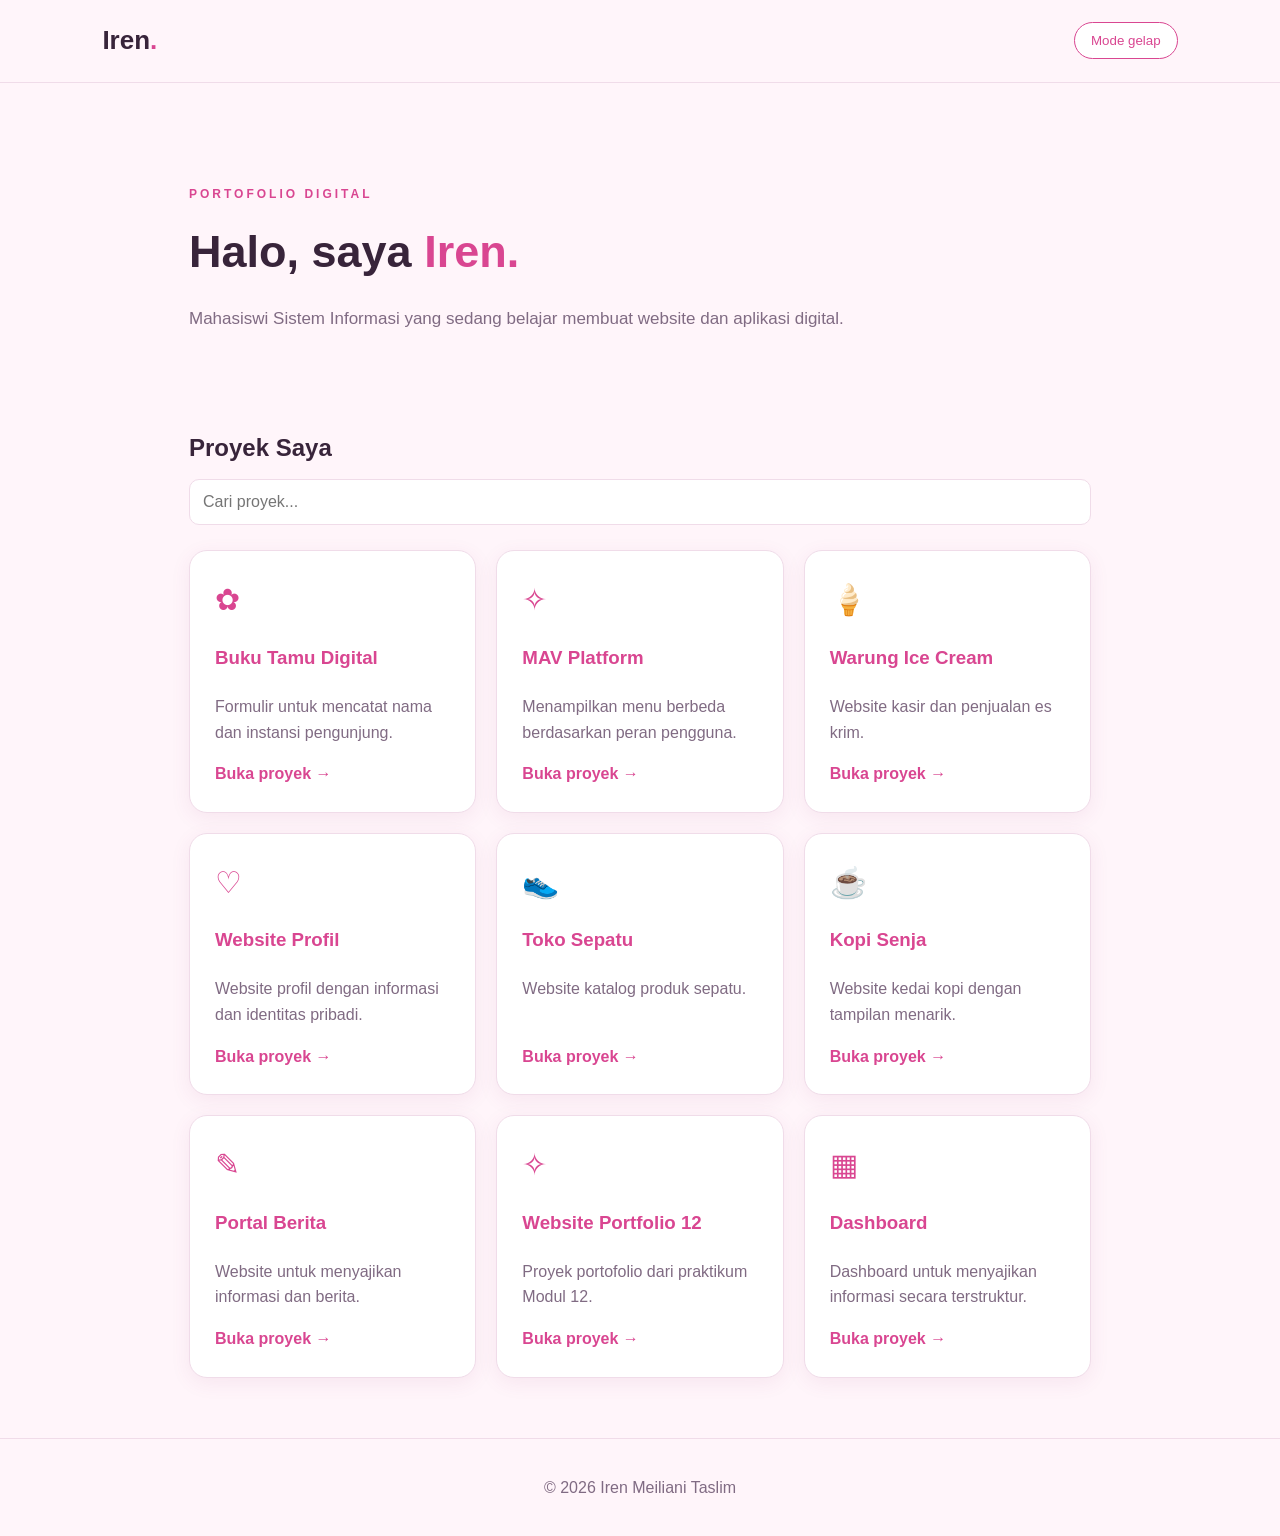
<file: index.html>
<!DOCTYPE html>
<html lang="id">
<head>
  <meta charset="UTF-8">
  <meta name="viewport" content="width=device-width, initial-scale=1">
  <title>Portofolio Iren</title>
  <link rel="stylesheet" href="style.css">
</head>
<body>

  <header class="header">
    <h2 class="logo">Iren<span>.</span></h2>
    <button id="tombol-tema">Mode gelap</button>
  </header>

  <main class="isi">
    <section class="perkenalan">
      <p class="label">PORTOFOLIO DIGITAL</p>
      <h1>Halo, saya <span>Iren.</span></h1>
      <p>Mahasiswi Sistem Informasi yang sedang belajar membuat website dan aplikasi digital.</p>
    </section>

    <h2 id="judul-proyek">Proyek Saya</h2>
    <input type="text" id="cari" placeholder="Cari proyek...">

    <section class="daftar-proyek">

      <a class="kartu" href="buku-tamu-digital/index.html">
        <span class="ikon">✿</span>
        <h3>Buku Tamu Digital</h3>
        <p>Formulir untuk mencatat nama dan instansi pengunjung.</p>
        <span class="tautan">Buka proyek →</span>
      </a>

      <a class="kartu" href="mav-platform/index.html">
        <span class="ikon">✧</span>
        <h3>MAV Platform</h3>
        <p>Menampilkan menu berbeda berdasarkan peran pengguna.</p>
        <span class="tautan">Buka proyek →</span>
      </a>

      <a class="kartu" href="Pertemuan_9/warung-ice-cream/index.html">
        <span class="ikon">🍦</span>
        <h3>Warung Ice Cream</h3>
        <p>Website kasir dan penjualan es krim.</p>
        <span class="tautan">Buka proyek →</span>
      </a>

      <a class="kartu" href="Pertemuan_9/Web_Profil/index.html">
        <span class="ikon">♡</span>
        <h3>Website Profil</h3>
        <p>Website profil dengan informasi dan identitas pribadi.</p>
        <span class="tautan">Buka proyek →</span>
      </a>

      <a class="kartu" href="Pertemuan_11/TokoSepatu/index.html">
        <span class="ikon">👟</span>
        <h3>Toko Sepatu</h3>
        <p>Website katalog produk sepatu.</p>
        <span class="tautan">Buka proyek →</span>
      </a>

      <a class="kartu" href="Pertemuan_11/WebKopiSenja.html">
        <span class="ikon">☕</span>
        <h3>Kopi Senja</h3>
        <p>Website kedai kopi dengan tampilan menarik.</p>
        <span class="tautan">Buka proyek →</span>
      </a>

      <a class="kartu" href="portal_berita/portal_berita/index.html">
        <span class="ikon">✎</span>
        <h3>Portal Berita</h3>
        <p>Website untuk menyajikan informasi dan berita.</p>
        <span class="tautan">Buka proyek →</span>
      </a>

      <a class="kartu" href="MODUL12/index.html">
        <span class="ikon">✧</span>
        <h3>Website Portfolio 12</h3>
        <p>Proyek portofolio dari praktikum Modul 12.</p>
        <span class="tautan">Buka proyek →</span>
      </a>

      <a class="kartu" href="Dashboard_H1101251062_Iren Meiliani Taslim/index.html">
        <span class="ikon">▦</span>
        <h3>Dashboard</h3>
        <p>Dashboard untuk menyajikan informasi secara terstruktur.</p>
        <span class="tautan">Buka proyek →</span>
      </a>

    </section>

    <p id="pesan-kosong">Proyek tidak ditemukan.</p>
  </main>

  <footer>
    <p>© 2026 Iren Meiliani Taslim</p>
  </footer>

  <script src="script.js"></script>
</body>
</html>
</file>
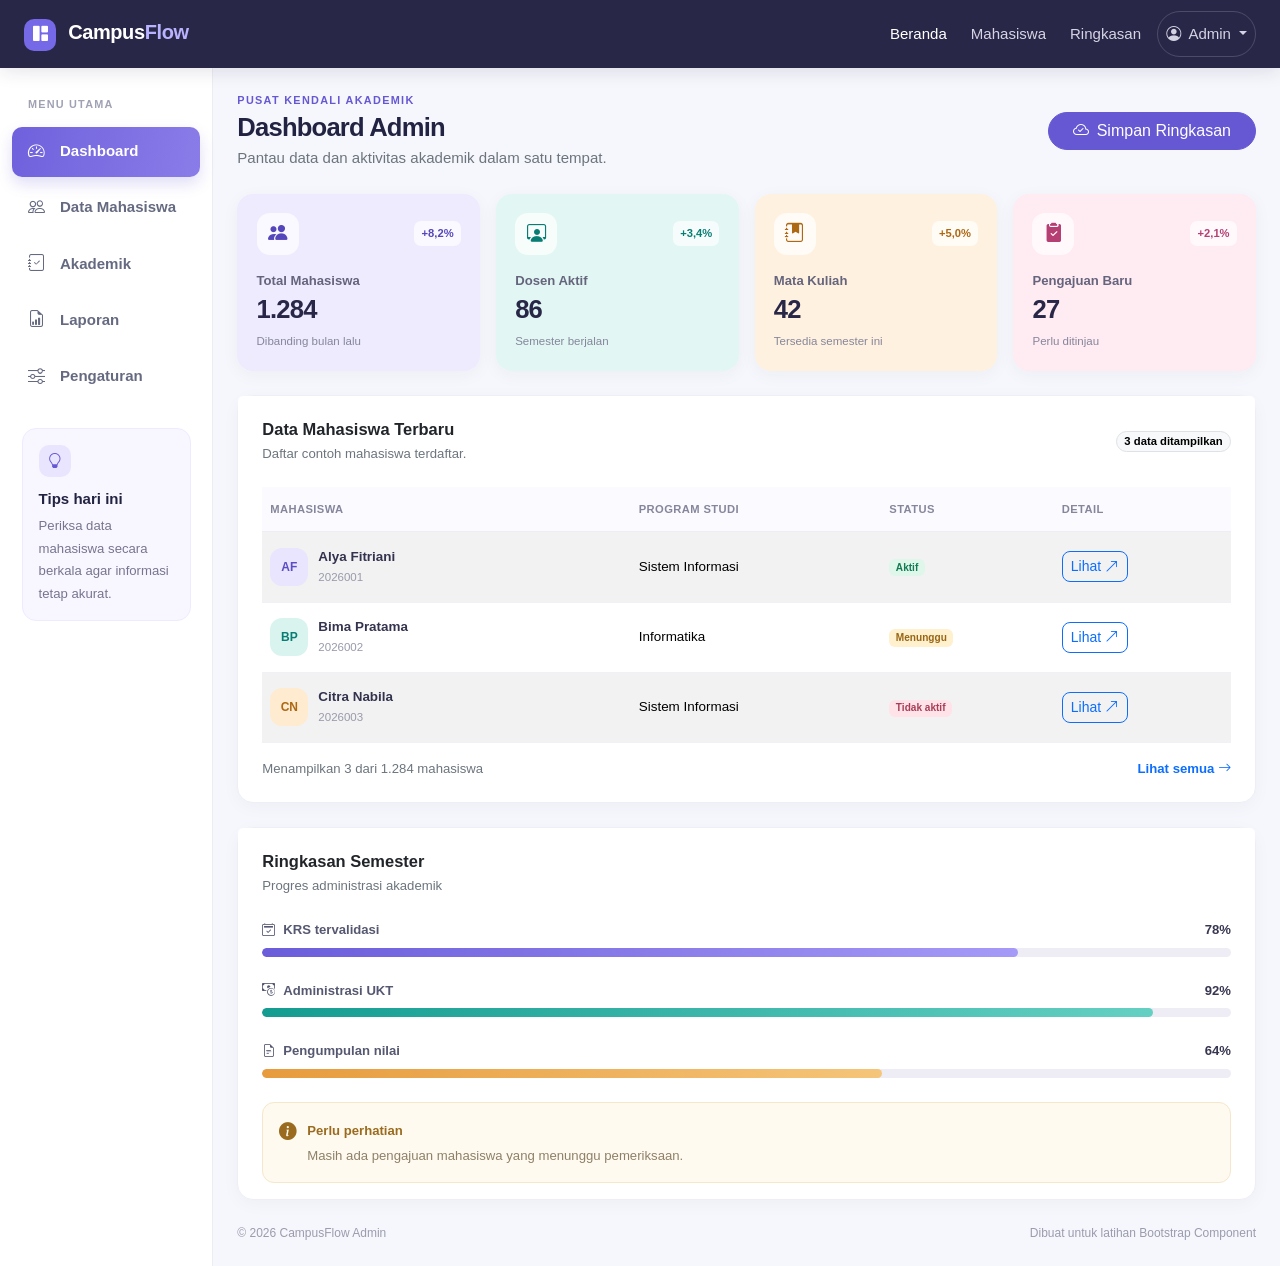
<file: Dashboard_H1101251062_Iren Meiliani Taslim/index.html>
<!DOCTYPE html>
<html lang="id">
<head>
  <meta charset="UTF-8">
  <meta name="viewport" content="width=device-width, initial-scale=1">
  <title>CampusFlow | Dashboard Admin</title>

  <!-- Bootstrap CSS sesuai materi Pertemuan 13 -->
  <link href="https://cdn.jsdelivr.net/npm/bootstrap@5.3.0/dist/css/bootstrap.min.css" rel="stylesheet">
  <!-- Bootstrap Icons -->
  <link rel="stylesheet" href="https://cdn.jsdelivr.net/npm/bootstrap-icons@1.11.3/font/bootstrap-icons.min.css">
  <!-- CSS kustom wajib terpisah dan dimuat setelah Bootstrap -->
  <link rel="stylesheet" href="css/style.css">
</head>
<body>
  <!-- NAVBAR: dropdown dan toggler responsif -->
  <nav class="navbar navbar-expand-lg navbar-dark topbar sticky-top">
    <div class="container-fluid px-3 px-lg-4">
      <a class="navbar-brand fw-bold" href="#dashboard">
        <span class="brand-mark"><i class="bi bi-grid-1x2-fill"></i></span>
        Campus<span class="brand-light">Flow</span>
      </a>
      <button class="navbar-toggler" type="button" data-bs-toggle="collapse"
        data-bs-target="#navbarMenu" aria-controls="navbarMenu" aria-expanded="false"
        aria-label="Buka navigasi">
        <span class="navbar-toggler-icon"></span>
      </button>
      <div class="collapse navbar-collapse" id="navbarMenu">
        <ul class="navbar-nav ms-auto align-items-lg-center gap-lg-2">
          <li class="nav-item"><a class="nav-link active" href="#dashboard">Beranda</a></li>
          <li class="nav-item"><a class="nav-link" href="#mahasiswa">Mahasiswa</a></li>
          <li class="nav-item"><a class="nav-link" href="#ringkasan">Ringkasan</a></li>
          <li class="nav-item dropdown">
            <a class="nav-link dropdown-toggle profile-link" href="#" role="button"
              data-bs-toggle="dropdown" aria-expanded="false">
              <i class="bi bi-person-circle me-1"></i> Admin
            </a>
            <ul class="dropdown-menu dropdown-menu-end shadow">
              <li><h6 class="dropdown-header">Akun Administrator</h6></li>
              <li><a class="dropdown-item" href="#profil"><i class="bi bi-person me-2"></i>Profil</a></li>
              <li><a class="dropdown-item" href="#pengaturan"><i class="bi bi-gear me-2"></i>Pengaturan</a></li>
              <li><hr class="dropdown-divider"></li>
              <li><a class="dropdown-item" href="#keluar"><i class="bi bi-box-arrow-right me-2"></i>Keluar</a></li>
            </ul>
          </li>
        </ul>
      </div>
    </div>
  </nav>

  <div class="container-fluid">
    <div class="row">
      <!-- SIDEBAR -->
      <aside class="col-12 col-md-3 col-lg-2 sidebar py-3">
        <p class="sidebar-label">MENU UTAMA</p>
        <div class="list-group list-group-flush sidebar-menu">
          <a href="#dashboard" class="list-group-item list-group-item-action active" aria-current="page">
            <i class="bi bi-speedometer2"></i><span>Dashboard</span>
          </a>
          <a href="#mahasiswa" class="list-group-item list-group-item-action">
            <i class="bi bi-people"></i><span>Data Mahasiswa</span>
          </a>
          <a href="#ringkasan" class="list-group-item list-group-item-action">
            <i class="bi bi-journal-check"></i><span>Akademik</span>
          </a>
          <a href="#laporan" class="list-group-item list-group-item-action">
            <i class="bi bi-file-earmark-bar-graph"></i><span>Laporan</span>
          </a>
          <a href="#pengaturan" class="list-group-item list-group-item-action">
            <i class="bi bi-sliders"></i><span>Pengaturan</span>
          </a>
        </div>
        <div class="sidebar-note mt-4">
          <div class="note-icon"><i class="bi bi-lightbulb"></i></div>
          <p class="fw-semibold mb-1">Tips hari ini</p>
          <small>Periksa data mahasiswa secara berkala agar informasi tetap akurat.</small>
        </div>
      </aside>

      <!-- KONTEN UTAMA -->
      <main class="col-12 col-md-9 col-lg-10 main-content py-4 px-3 px-lg-4" id="dashboard">
        <div class="d-flex flex-column flex-sm-row justify-content-between align-items-sm-center gap-3 mb-4">
          <div>
            <p class="eyebrow mb-1">PUSAT KENDALI AKADEMIK</p>
            <h1 class="page-title mb-1">Dashboard Admin</h1>
            <p class="text-secondary mb-0">Pantau data dan aktivitas akademik dalam satu tempat.</p>
          </div>
          <button type="button" class="btn btn-primary rounded-pill px-4" id="btnSimpan">
            <i class="bi bi-cloud-check me-2"></i>Simpan Ringkasan
          </button>
        </div>

        <!-- Alert akan dimunculkan melalui JavaScript saat tombol diklik -->
        <div id="areaAlert" aria-live="polite"></div>

        <!-- EMPAT CARD STATISTIK -->
        <section class="row g-3 mb-4" aria-label="Statistik utama">
          <div class="col-6 col-xl-3">
            <div class="card stat-card stat-purple h-100">
              <div class="card-body">
                <div class="stat-top"><span class="stat-icon"><i class="bi bi-people-fill"></i></span><span class="stat-trend">+8,2%</span></div>
                <p class="stat-label mt-3 mb-1">Total Mahasiswa</p>
                <h2 class="stat-number">1.284</h2>
                <small class="stat-foot">Dibanding bulan lalu</small>
              </div>
            </div>
          </div>
          <div class="col-6 col-xl-3">
            <div class="card stat-card stat-teal h-100">
              <div class="card-body">
                <div class="stat-top"><span class="stat-icon"><i class="bi bi-person-workspace"></i></span><span class="stat-trend">+3,4%</span></div>
                <p class="stat-label mt-3 mb-1">Dosen Aktif</p>
                <h2 class="stat-number">86</h2>
                <small class="stat-foot">Semester berjalan</small>
              </div>
            </div>
          </div>
          <div class="col-6 col-xl-3">
            <div class="card stat-card stat-orange h-100">
              <div class="card-body">
                <div class="stat-top"><span class="stat-icon"><i class="bi bi-journal-bookmark-fill"></i></span><span class="stat-trend">+5,0%</span></div>
                <p class="stat-label mt-3 mb-1">Mata Kuliah</p>
                <h2 class="stat-number">42</h2>
                <small class="stat-foot">Tersedia semester ini</small>
              </div>
            </div>
          </div>
          <div class="col-6 col-xl-3">
            <div class="card stat-card stat-pink h-100">
              <div class="card-body">
                <div class="stat-top"><span class="stat-icon"><i class="bi bi-clipboard2-check-fill"></i></span><span class="stat-trend">+2,1%</span></div>
                <p class="stat-label mt-3 mb-1">Pengajuan Baru</p>
                <h2 class="stat-number">27</h2>
                <small class="stat-foot">Perlu ditinjau</small>
              </div>
            </div>
          </div>
        </section>

        <div class="row g-4">
          <!-- TABEL DATA -->
          <section class="col-12 col-xxl-8" id="mahasiswa">
            <div class="card content-card h-100">
              <div class="card-header bg-white border-0 d-flex flex-column flex-sm-row justify-content-between align-items-sm-center gap-2 pt-4 px-4">
                <div>
                  <h2 class="section-title mb-1">Data Mahasiswa Terbaru</h2>
                  <p class="small text-secondary mb-0">Daftar contoh mahasiswa terdaftar.</p>
                </div>
                <span class="badge rounded-pill text-bg-light border">3 data ditampilkan</span>
              </div>
              <div class="card-body px-4 pb-4">
                <div class="table-responsive">
                  <table class="table table-hover table-striped align-middle mb-0">
                    <thead>
                      <tr><th scope="col">Mahasiswa</th><th scope="col">Program Studi</th><th scope="col">Status</th><th scope="col">Detail</th></tr>
                    </thead>
                    <tbody>
                      <tr>
                        <td><div class="student-cell"><span class="avatar avatar-purple">AF</span><div><span class="student-name">Alya Fitriani</span><small>2026001</small></div></div></td>
                        <td>Sistem Informasi</td>
                        <td><span class="badge status-active">Aktif</span></td>
                        <td><button class="btn btn-sm btn-outline-primary detail-btn" data-bs-toggle="modal" data-bs-target="#detailModal" data-nama="Alya Fitriani" data-nim="2026001" data-prodi="Sistem Informasi" data-email="alya.fitriani@example.com" data-status="Aktif" data-semester="3">Lihat <i class="bi bi-arrow-up-right"></i></button></td>
                      </tr>
                      <tr>
                        <td><div class="student-cell"><span class="avatar avatar-teal">BP</span><div><span class="student-name">Bima Pratama</span><small>2026002</small></div></div></td>
                        <td>Informatika</td>
                        <td><span class="badge status-pending">Menunggu</span></td>
                        <td><button class="btn btn-sm btn-outline-primary detail-btn" data-bs-toggle="modal" data-bs-target="#detailModal" data-nama="Bima Pratama" data-nim="2026002" data-prodi="Informatika" data-email="bima.pratama@example.com" data-status="Menunggu" data-semester="3">Lihat <i class="bi bi-arrow-up-right"></i></button></td>
                      </tr>
                      <tr>
                        <td><div class="student-cell"><span class="avatar avatar-orange">CN</span><div><span class="student-name">Citra Nabila</span><small>2026003</small></div></div></td>
                        <td>Sistem Informasi</td>
                        <td><span class="badge status-inactive">Tidak aktif</span></td>
                        <td><button class="btn btn-sm btn-outline-primary detail-btn" data-bs-toggle="modal" data-bs-target="#detailModal" data-nama="Citra Nabila" data-nim="2026003" data-prodi="Sistem Informasi" data-email="citra.nabila@example.com" data-status="Tidak aktif" data-semester="2">Lihat <i class="bi bi-arrow-up-right"></i></button></td>
                      </tr>
                    </tbody>
                  </table>
                </div>
                <div class="table-bottom mt-3"><span class="small text-secondary">Menampilkan 3 dari 1.284 mahasiswa</span><a href="#mahasiswa" class="small fw-semibold text-decoration-none">Lihat semua <i class="bi bi-arrow-right"></i></a></div>
              </div>
            </div>
          </section>

          <!-- RINGKASAN PROGRES -->
          <section class="col-12 col-xxl-4" id="ringkasan">
            <div class="card content-card h-100">
              <div class="card-header bg-white border-0 pt-4 px-4">
                <h2 class="section-title mb-1">Ringkasan Semester</h2>
                <p class="small text-secondary mb-0">Progres administrasi akademik</p>
              </div>
              <div class="card-body px-4">
                <div class="progress-item">
                  <div class="d-flex justify-content-between mb-2"><span class="progress-label"><i class="bi bi-calendar2-check me-2"></i>KRS tervalidasi</span><strong>78%</strong></div>
                  <div class="progress" role="progressbar" aria-label="KRS tervalidasi" aria-valuenow="78" aria-valuemin="0" aria-valuemax="100"><div class="progress-bar progress-purple" style="width: 78%">78%</div></div>
                </div>
                <div class="progress-item mt-4">
                  <div class="d-flex justify-content-between mb-2"><span class="progress-label"><i class="bi bi-cash-coin me-2"></i>Administrasi UKT</span><strong>92%</strong></div>
                  <div class="progress" role="progressbar" aria-label="Administrasi UKT" aria-valuenow="92" aria-valuemin="0" aria-valuemax="100"><div class="progress-bar progress-teal" style="width: 92%">92%</div></div>
                </div>
                <div class="progress-item mt-4">
                  <div class="d-flex justify-content-between mb-2"><span class="progress-label"><i class="bi bi-file-earmark-text me-2"></i>Pengumpulan nilai</span><strong>64%</strong></div>
                  <div class="progress" role="progressbar" aria-label="Pengumpulan nilai" aria-valuenow="64" aria-valuemin="0" aria-valuemax="100"><div class="progress-bar progress-orange" style="width: 64%">64%</div></div>
                </div>
                <div class="notice-box mt-4">
                  <i class="bi bi-info-circle-fill"></i>
                  <div><strong>Perlu perhatian</strong><p class="small mb-0">Masih ada pengajuan mahasiswa yang menunggu pemeriksaan.</p></div>
                </div>
              </div>
            </div>
          </section>
        </div>

        <footer class="dashboard-footer mt-4">
          <span>© 2026 CampusFlow Admin</span>
          <span>Dibuat untuk latihan Bootstrap Component</span>
        </footer>
      </main>
    </div>
  </div>

  <!-- MODAL DETAIL: isi berubah mengikuti tombol baris yang dipilih -->
  <div class="modal fade" id="detailModal" tabindex="-1" aria-labelledby="detailModalLabel" aria-hidden="true">
    <div class="modal-dialog modal-dialog-centered">
      <div class="modal-content border-0 shadow">
        <div class="modal-header modal-heading">
          <div><p class="eyebrow mb-1">INFORMASI AKADEMIK</p><h2 class="modal-title fs-5" id="detailModalLabel">Detail Mahasiswa</h2></div>
          <button type="button" class="btn-close" data-bs-dismiss="modal" aria-label="Tutup"></button>
        </div>
        <div class="modal-body p-4">
          <div class="detail-profile mb-4"><span class="avatar avatar-purple detail-avatar" id="detailInitial">AF</span><div><h3 class="h6 mb-1" id="detailNama">Nama Mahasiswa</h3><span class="text-secondary small" id="detailNim">NIM</span></div></div>
          <dl class="detail-list mb-0">
            <div><dt>Program Studi</dt><dd id="detailProdi">-</dd></div>
            <div><dt>Email</dt><dd id="detailEmail">-</dd></div>
            <div><dt>Semester</dt><dd id="detailSemester">-</dd></div>
            <div><dt>Status</dt><dd><span class="badge status-active" id="detailStatus">Aktif</span></dd></div>
          </dl>
        </div>
        <div class="modal-footer bg-light border-0"><button type="button" class="btn btn-secondary rounded-pill px-4" data-bs-dismiss="modal">Tutup</button></div>
      </div>
    </div>
  </div>

  <!-- Bootstrap JS Bundle dibutuhkan untuk toggler, dropdown, alert, dan modal -->
  <script src="https://cdn.jsdelivr.net/npm/bootstrap@5.3.0/dist/js/bootstrap.bundle.min.js"></script>
  <script>
    // Menampilkan alert ketika tombol Simpan Ringkasan ditekan.
    document.getElementById('btnSimpan').addEventListener('click', function () {
      document.getElementById('areaAlert').innerHTML =
        '<div class="alert alert-success alert-dismissible fade show" role="alert">' +
        '<i class="bi bi-check-circle-fill me-2"></i><strong>Berhasil!</strong> Ringkasan dashboard berhasil disimpan.' +
        '<button type="button" class="btn-close" data-bs-dismiss="alert" aria-label="Tutup"></button></div>';
    });

    // Mengisi satu modal dengan data sesuai tombol Lihat yang diklik.
    const detailModal = document.getElementById('detailModal');
    detailModal.addEventListener('show.bs.modal', function (event) {
      const tombol = event.relatedTarget;
      const nama = tombol.getAttribute('data-nama');
      const nim = tombol.getAttribute('data-nim');
      const prodi = tombol.getAttribute('data-prodi');
      const email = tombol.getAttribute('data-email');
      const status = tombol.getAttribute('data-status');
      const semester = tombol.getAttribute('data-semester');

      document.getElementById('detailNama').textContent = nama;
      document.getElementById('detailNim').textContent = nim;
      document.getElementById('detailProdi').textContent = prodi;
      document.getElementById('detailEmail').textContent = email;
      document.getElementById('detailSemester').textContent = semester;
      document.getElementById('detailInitial').textContent = nama.split(' ').map(kata => kata[0]).slice(0, 2).join('');

      const badgeStatus = document.getElementById('detailStatus');
      badgeStatus.textContent = status;
      badgeStatus.className = 'badge ' + (status === 'Aktif' ? 'status-active' : status === 'Menunggu' ? 'status-pending' : 'status-inactive');
    });
  </script>
</body>
</html>
</file>
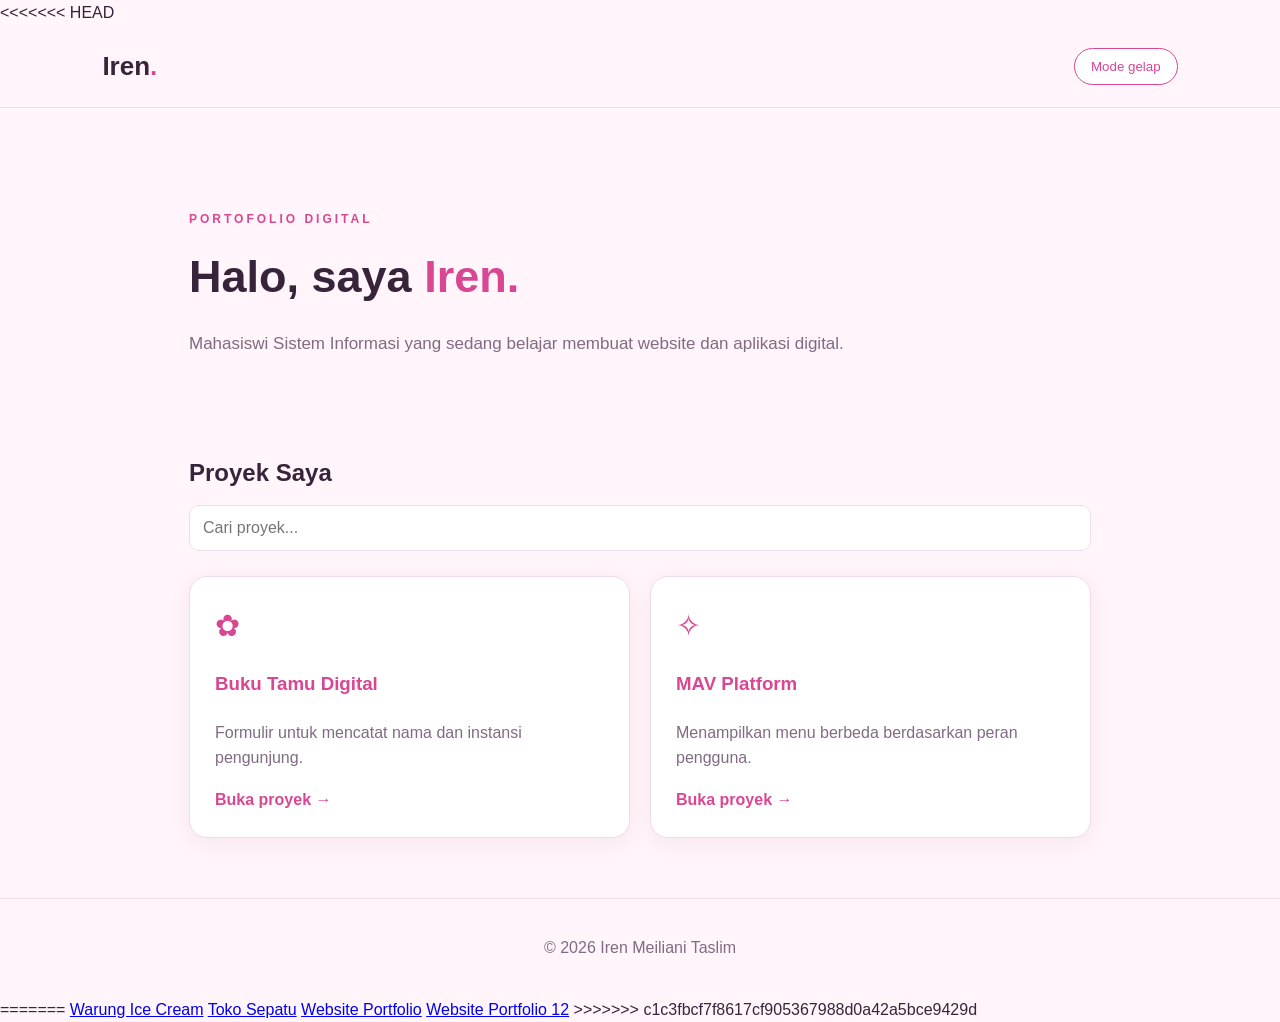
<file: MODUL12/index.html>
<!DOCTYPE html>
<html lang="id">
<head>
  <meta charset="UTF-8">
  <meta name="viewport" content="width=device-width, initial-scale=1">
  <title>Portofolio Iren</title>
  <link rel="stylesheet" href="style.css">
</head>
<body>
<<<<<<< HEAD

  <header class="header">
    <h2 class="logo">Iren<span>.</span></h2>
    <button id="tombol-tema">Mode gelap</button>
  </header>

  <main class="isi">
    <section class="perkenalan">
      <p class="label">PORTOFOLIO DIGITAL</p>
      <h1>Halo, saya <span>Iren.</span></h1>
      <p>Mahasiswi Sistem Informasi yang sedang belajar membuat website dan aplikasi digital.</p>
    </section>

    <h2 id="judul-proyek">Proyek Saya</h2>
    <input type="text" id="cari" placeholder="Cari proyek...">

    <section class="daftar-proyek">
      <a class="kartu" href="buku-tamu-digital/index.html">
        <span class="ikon">✿</span>
        <h3>Buku Tamu Digital</h3>
        <p>Formulir untuk mencatat nama dan instansi pengunjung.</p>
        <span class="tautan">Buka proyek →</span>
      </a>

      <a class="kartu" href="mav-platform/index.html">
        <span class="ikon">✧</span>
        <h3>MAV Platform</h3>
        <p>Menampilkan menu berbeda berdasarkan peran pengguna.</p>
        <span class="tautan">Buka proyek →</span>
      </a>
    </section>

    <p id="pesan-kosong">Proyek tidak ditemukan.</p>
  </main>

  <footer>
    <p>© 2026 Iren Meiliani Taslim</p>
  </footer>

  <script src="script.js"></script>
=======
    <a href="Pertemuan_9/warung-ice-cream/index.html">Warung Ice Cream</a>
    <a href="Pertemuan_11/TokoSepatu/index.html">Toko Sepatu</a> 
    <a href="pbo_teori/index.html">Website Portfolio</a> 
    <a href="MODUL12/index.html">Website Portfolio 12</a>
>>>>>>> c1c3fbcf7f8617cf905367988d0a42a5bce9429d
</body>
</html>
</file>
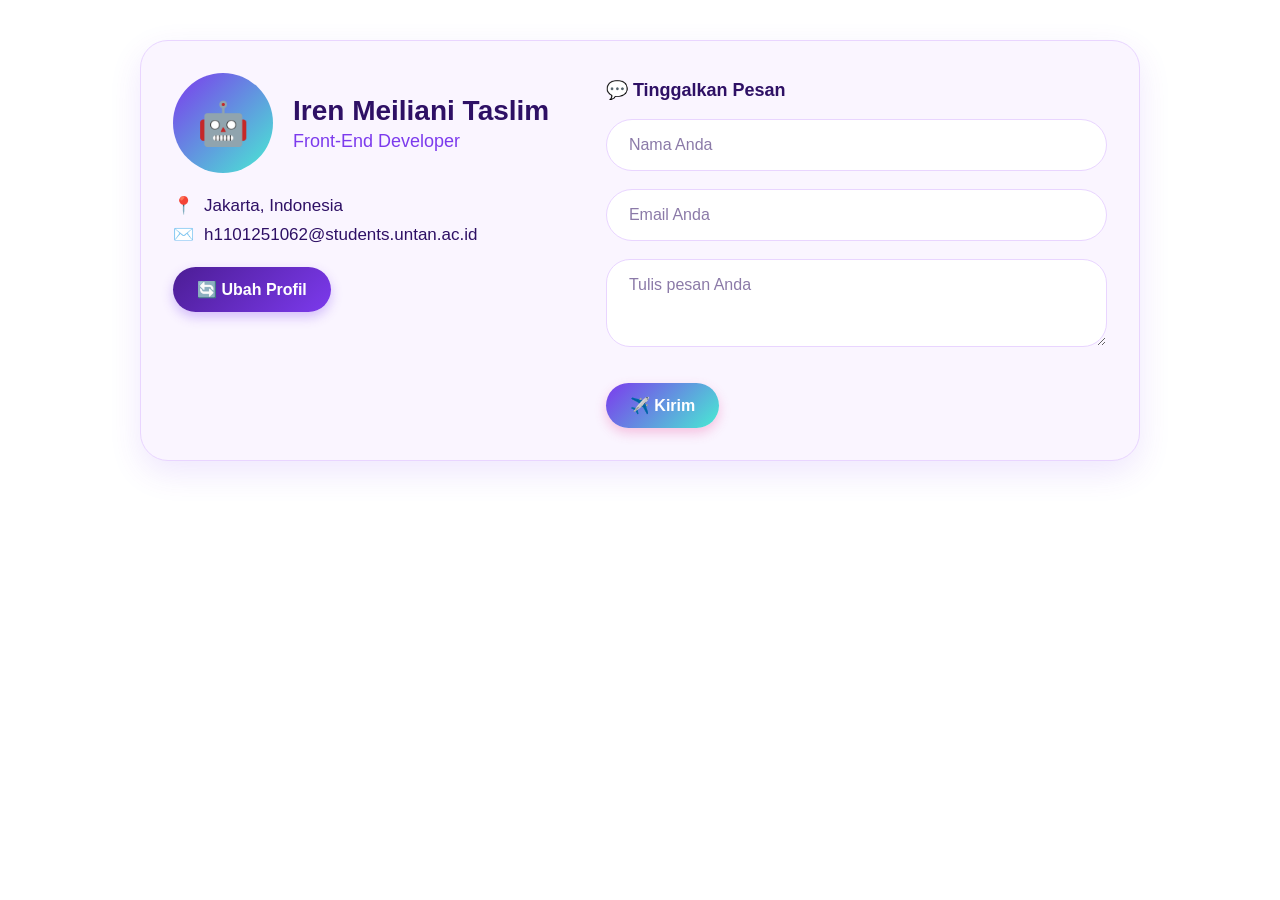
<file: Pertemuan_9/index.html>
<!DOCTYPE html>
<html lang="id">
<head>
<meta charset="UTF-8">
<meta name="viewport" content="width=device-width, initial-scale=1">
<title>Profile Interaktif</title>
<link rel="stylesheet" href="CSS/style.css">
</head>
<body>
<div class="wrap">
  <div class="kartu" id="profileCard">
    <!-- KIRI: PROFIL -->
    <div class="profil">
      <div id="dataProfil">
        <div class="atas">
          <div class="avatar" id="avatar">🤖</div>
          <div>
            <h3 id="profileName">Iren Meiliani Taslim</h3>
            <p id="profileRole">Front-End Developer</p>
          </div>
        </div>
        <div class="info"><span>📍</span><span id="profileLokasi">Jakarta, Indonesia</span></div>
        <div class="info"><span>✉️</span><span id="profileEmail">h1101251062@students.untan.ac.id</span></div>
      </div>
      <button type="button" id="btnUbah">🔄 Ubah Profil</button>
      <!-- Panel edit (muncul dengan slideToggle) -->
      <div id="panelUbah">
        <h4>Ubah data profil</h4>
        <div class="grup"><input type="text" id="inNama" placeholder="Nama"></div>
        <div class="grup"><input type="text" id="inRole" placeholder="Jabatan"></div>
        <div class="grup"><input type="text" id="inLokasi" placeholder="Lokasi"></div>
        <div class="grup" style="margin-bottom:0"><input type="text" id="inEmail" placeholder="Email"></div>
        <div class="error" id="errUbah"></div>
        <button type="button" id="btnSimpan">Simpan</button>
        <button type="button" id="btnReset">Reset</button>
      </div>
    </div>
    <!-- KANAN: FORM PESAN -->
    <div class="form">
      <h3>💬 Tinggalkan Pesan</h3>
      <form id="contactForm" novalidate>
        <div class="grup">
          <input type="text" id="nama" placeholder="Nama Anda" aria-label="Nama Anda">
          <div class="error" id="errNama">Masukkan nama minimal 3 karakter</div>
        </div>
        <div class="grup">
          <input type="text" id="email" placeholder="Email Anda" aria-label="Email Anda">
          <div class="error" id="errEmail">Masukkan email yang valid, contoh: nama@domain.com</div>
        </div>
        <div class="grup">
          <textarea id="pesan" rows="3" placeholder="Tulis pesan Anda" aria-label="Pesan"></textarea>
          <div class="error" id="errPesan">Tulis pesan minimal 10 karakter</div>
        </div>
        <button type="submit" class="kirim">✈️ Kirim</button>
      </form>
      <div id="successMessage">✅ Pesan berhasil dikirim. Terima kasih!</div>
    </div>
  </div>
</div>
<!-- jQuery 3.7.1 harus dimuat SEBELUM script.js -->
<script src="https://code.jquery.com/jquery-3.7.1.min.js"></script>
<script src="JS/script.js"></script>
</body>
</html>
</file>
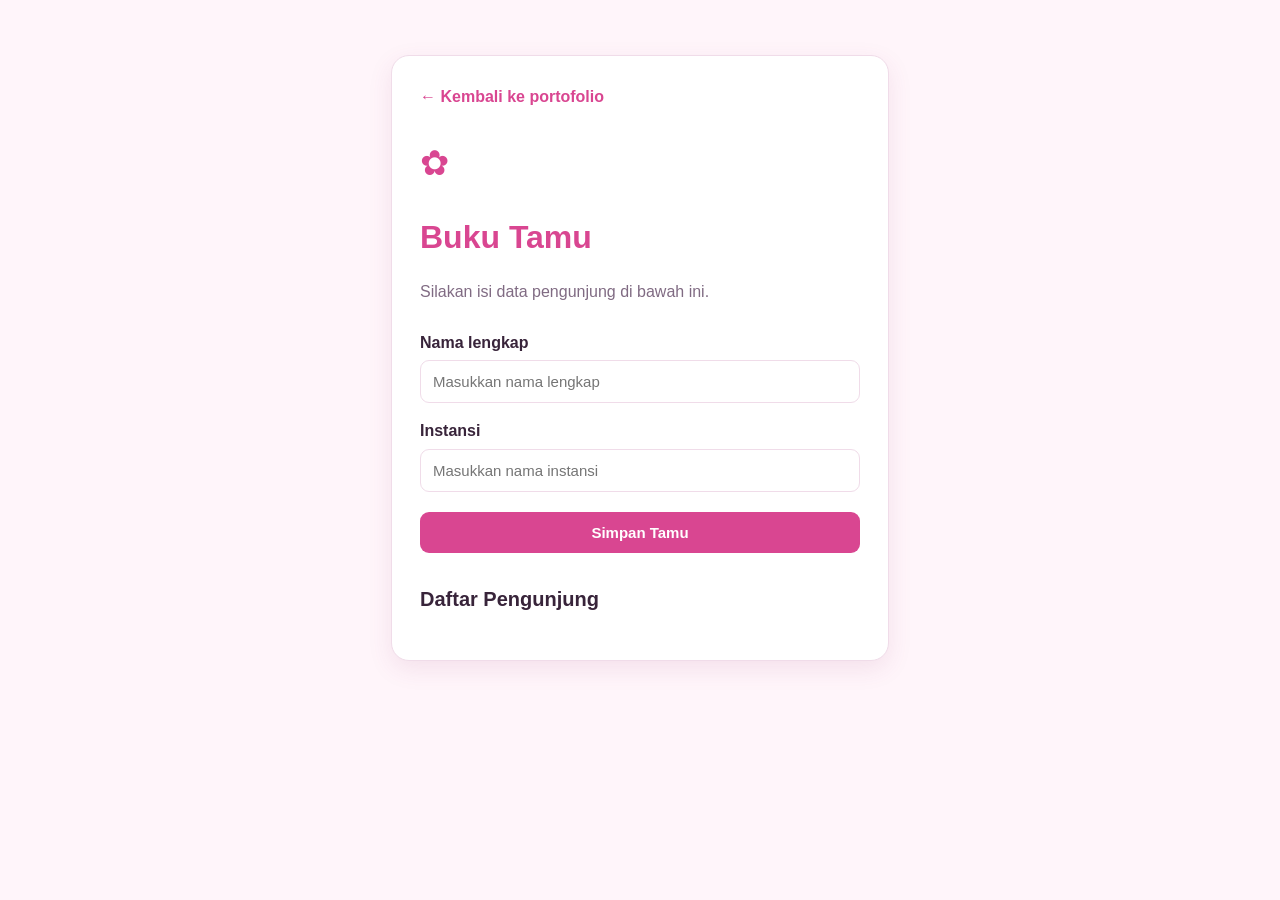
<file: MODUL12/buku-tamu-digital/index.html>
<!DOCTYPE html>
<html lang="id">
<head>
  <meta charset="UTF-8">
  <meta name="viewport" content="width=device-width, initial-scale=1">
  <title>Buku Tamu Digital</title>
  <link rel="stylesheet" href="style.css">
</head>
<body>

  <div class="kotak">
    <a href="../index.html">← Kembali ke portofolio</a>

    <div class="ikon">✿</div>
    <h1>Buku Tamu</h1>
    <p class="deskripsi">Silakan isi data pengunjung di bawah ini.</p>

    <label for="nama">Nama lengkap</label>
    <input type="text" id="nama" placeholder="Masukkan nama lengkap">

    <label for="instansi">Instansi</label>
    <input type="text" id="instansi" placeholder="Masukkan nama instansi">

    <button id="simpan">Simpan Tamu</button>

    <p id="pesan"></p>

    <h2>Daftar Pengunjung</h2>
    <ul id="daftar"></ul>
  </div>

  <script src="script.js"></script>
</body>
</html>
</file>
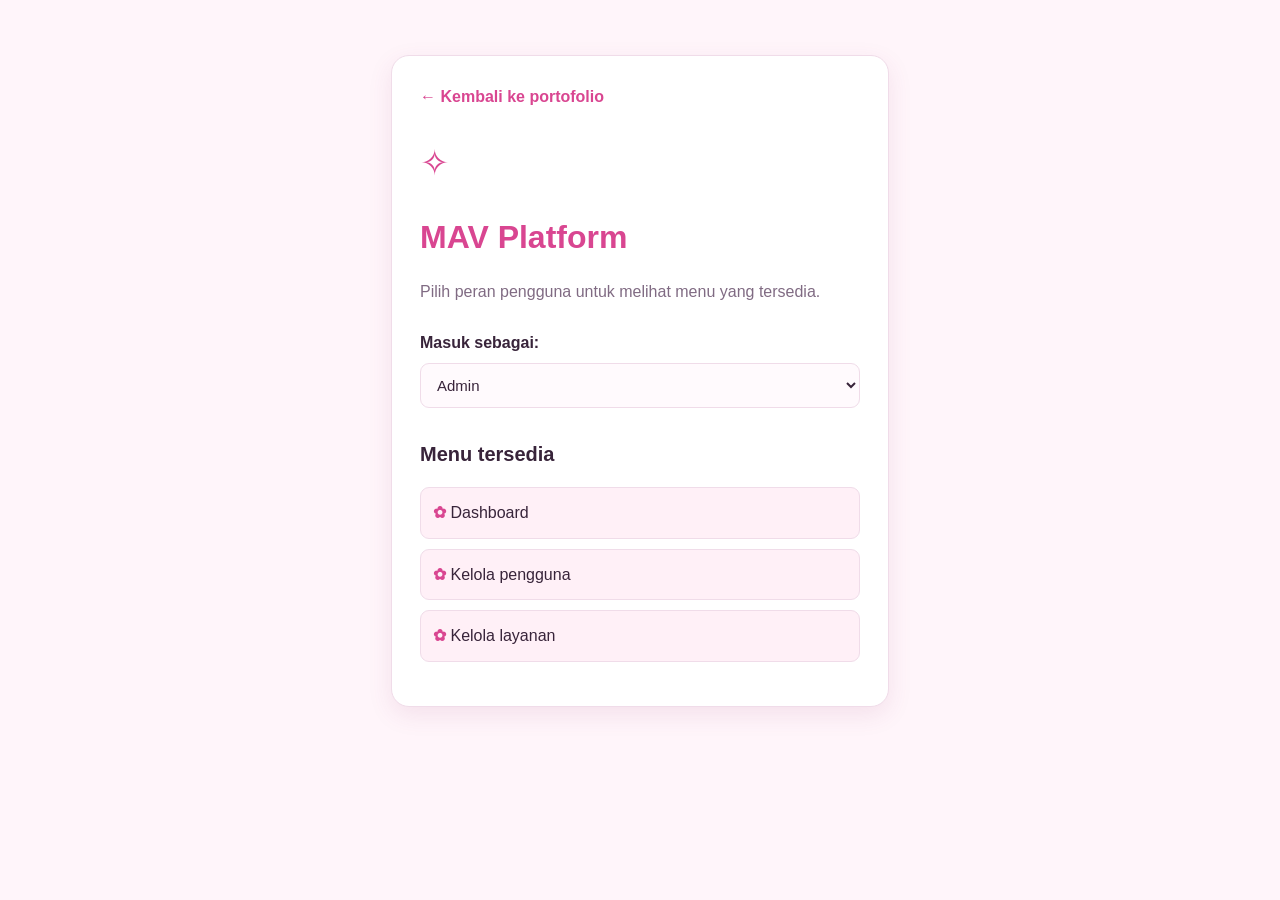
<file: MODUL12/mav-platform/index.html>
<!DOCTYPE html>
<html lang="id">
<head>
  <meta charset="UTF-8">
  <meta name="viewport" content="width=device-width, initial-scale=1">
  <title>MAV Platform</title>
  <link rel="stylesheet" href="style.css">
</head>
<body>

  <div class="kotak">
    <a href="../index.html">← Kembali ke portofolio</a>

    <div class="ikon">✧</div>
    <h1>MAV Platform</h1>
    <p class="deskripsi">
      Pilih peran pengguna untuk melihat menu yang tersedia.
    </p>

    <label for="peran">Masuk sebagai:</label>
    <select id="peran">
      <option value="admin">Admin</option>
      <option value="staf">Staf</option>
      <option value="tamu">Tamu</option>
    </select>

    <h2>Menu tersedia</h2>
    <ul id="menu"></ul>
  </div>

  <script src="script.js"></script>
</body>
</html>
</file>
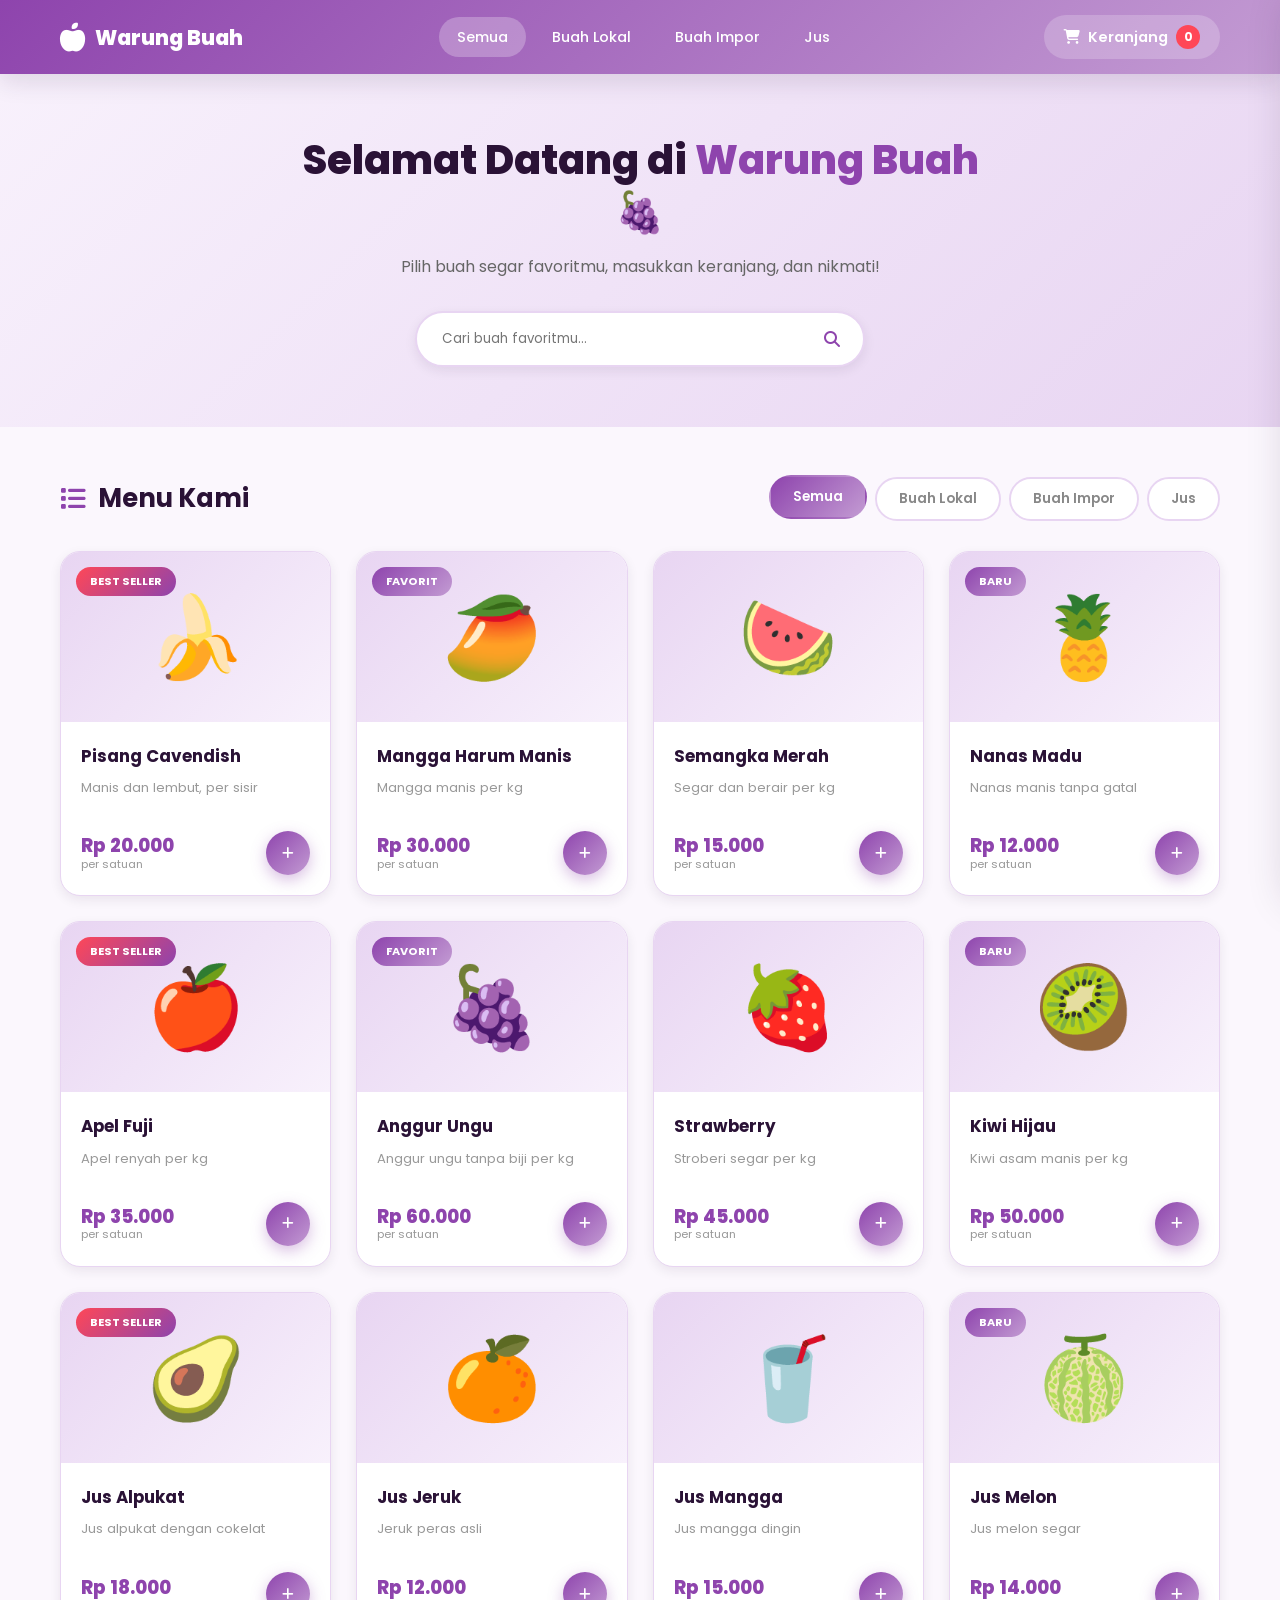
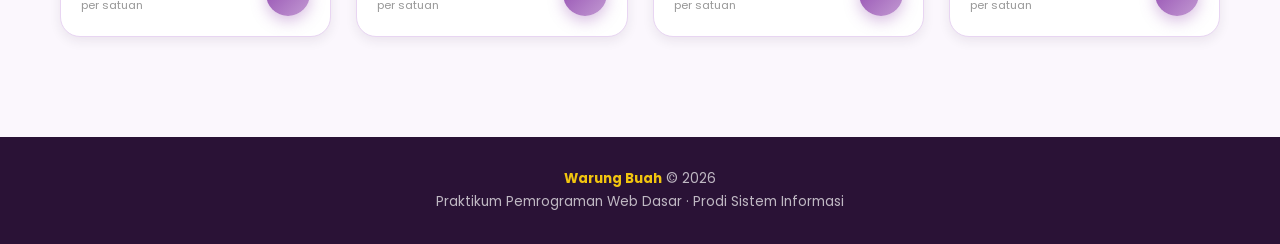
<file: Pertemuan_9/warung-buah/index.html>
<!DOCTYPE html>
<html lang="id">
<head>
  <meta charset="UTF-8">
  <meta name="viewport" content="width=device-width, initial-scale=1.0">
  <title>Warung Buah - Buah Segar Setiap Hari</title>
  <script src="https://code.jquery.com/jquery-3.7.1.min.js" integrity="sha256-/JqT3SQfawRcv/BIHPThkBvs0OEvtFFmqPF/lYI/Cxo=" crossorigin="anonymous"></script>
  <link rel="stylesheet" href="https://cdnjs.cloudflare.com/ajax/libs/font-awesome/6.4.0/css/all.min.css">
  <link href="https://fonts.googleapis.com/css2?family=Poppins:wght@300;400;500;600;700;800&display=swap" rel="stylesheet">
  <link rel="stylesheet" href="CSS/style.css">
</head>
<body>
  <nav class="navbar">
    <div class="nav-container">
      <div class="logo"><i class="fas fa-apple-whole"></i><span>Warung Buah</span></div>
      <div class="nav-menu" id="navMenu">
        <a class="nav-link active" data-filter="all">Semua</a>
        <a class="nav-link" data-filter="lokal">Buah Lokal</a>
        <a class="nav-link" data-filter="impor">Buah Impor</a>
        <a class="nav-link" data-filter="jus">Jus</a>
      </div>
      <div class="cart-btn" id="cartBtn">
        <i class="fas fa-shopping-cart"></i>
        <span class="cart-text">Keranjang</span>
        <span class="cart-badge" id="cartBadge">0</span>
      </div>
      <div class="hamburger" id="hamburger"><i class="fas fa-bars"></i></div>
    </div>
  </nav>

  <section class="hero">
    <div class="hero-content">
      <h1>Selamat Datang di <span>Warung Buah</span> 🍇</h1>
      <p>Pilih buah segar favoritmu, masukkan keranjang, dan nikmati!</p>
      <div class="search-box">
        <input type="text" id="searchProduk" placeholder="Cari buah favoritmu...">
        <i class="fas fa-search"></i>
      </div>
    </div>
  </section>

  <section class="produk-section">
    <div class="section-header">
      <h2><i class="fas fa-list"></i> Menu Kami</h2>
      <div class="filter-btns">
        <button class="filter-btn active" data-cat="all">Semua</button>
        <button class="filter-btn" data-cat="lokal">Buah Lokal</button>
        <button class="filter-btn" data-cat="impor">Buah Impor</button>
        <button class="filter-btn" data-cat="jus">Jus</button>
      </div>
    </div>
    <div class="produk-grid" id="produkGrid"></div>
  </section>

  <div class="cart-overlay" id="cartOverlay"></div>
  <aside class="cart-sidebar" id="cartSidebar">
    <div class="cart-header">
      <h3><i class="fas fa-shopping-bag"></i> Keranjang Belanja</h3>
      <button class="cart-close" id="cartClose"><i class="fas fa-times"></i></button>
    </div>
    <div class="cart-items" id="cartItems"></div>
    <div class="cart-footer">
      <div class="cart-total">
        <span>Total:</span>
        <span class="total-price" id="cartTotal">Rp 0</span>
      </div>
      <button class="btn-checkout" id="btnCheckout"><i class="fas fa-check-circle"></i> Checkout Sekarang</button>
    </div>
  </aside>

  <div class="modal-overlay" id="modalOverlay">
    <div class="modal">
      <div class="modal-header">
        <h3><i class="fas fa-user"></i> Data Pembeli</h3>
        <button type="button" class="cart-close" id="modalClose"><i class="fas fa-times"></i></button>
      </div>
      <form id="formPembeli" novalidate>
        <div class="form-group">
          <label for="nama">Nama Lengkap</label>
          <input type="text" id="nama" placeholder="Contoh: Iren Meiliani">
          <small class="error" id="errNama"></small>
        </div>
        <div class="form-group">
          <label for="alamat">Alamat</label>
          <textarea id="alamat" rows="3" placeholder="Alamat lengkap pengiriman"></textarea>
          <small class="error" id="errAlamat"></small>
        </div>
        <div class="form-group">
          <label for="hp">No. HP</label>
          <input type="tel" id="hp" placeholder="Contoh: 081234567890">
          <small class="error" id="errHp"></small>
        </div>
        <button type="submit" class="btn-checkout" id="btnKonfirmasi"><i class="fas fa-check-circle"></i> Konfirmasi Pesanan</button>
      </form>
    </div>
  </div>

  <div class="toast" id="toast">
    <i class="fas fa-check-circle"></i>
    <span id="toastMsg">Produk ditambahkan!</span>
  </div>

  <footer class="footer">
    <p><strong>Warung Buah</strong> © 2026</p>
    <p>Praktikum Pemrograman Web Dasar · Prodi Sistem Informasi</p>
  </footer>

  <script src="JS/script.js"></script>
</body>
</html>
</file>
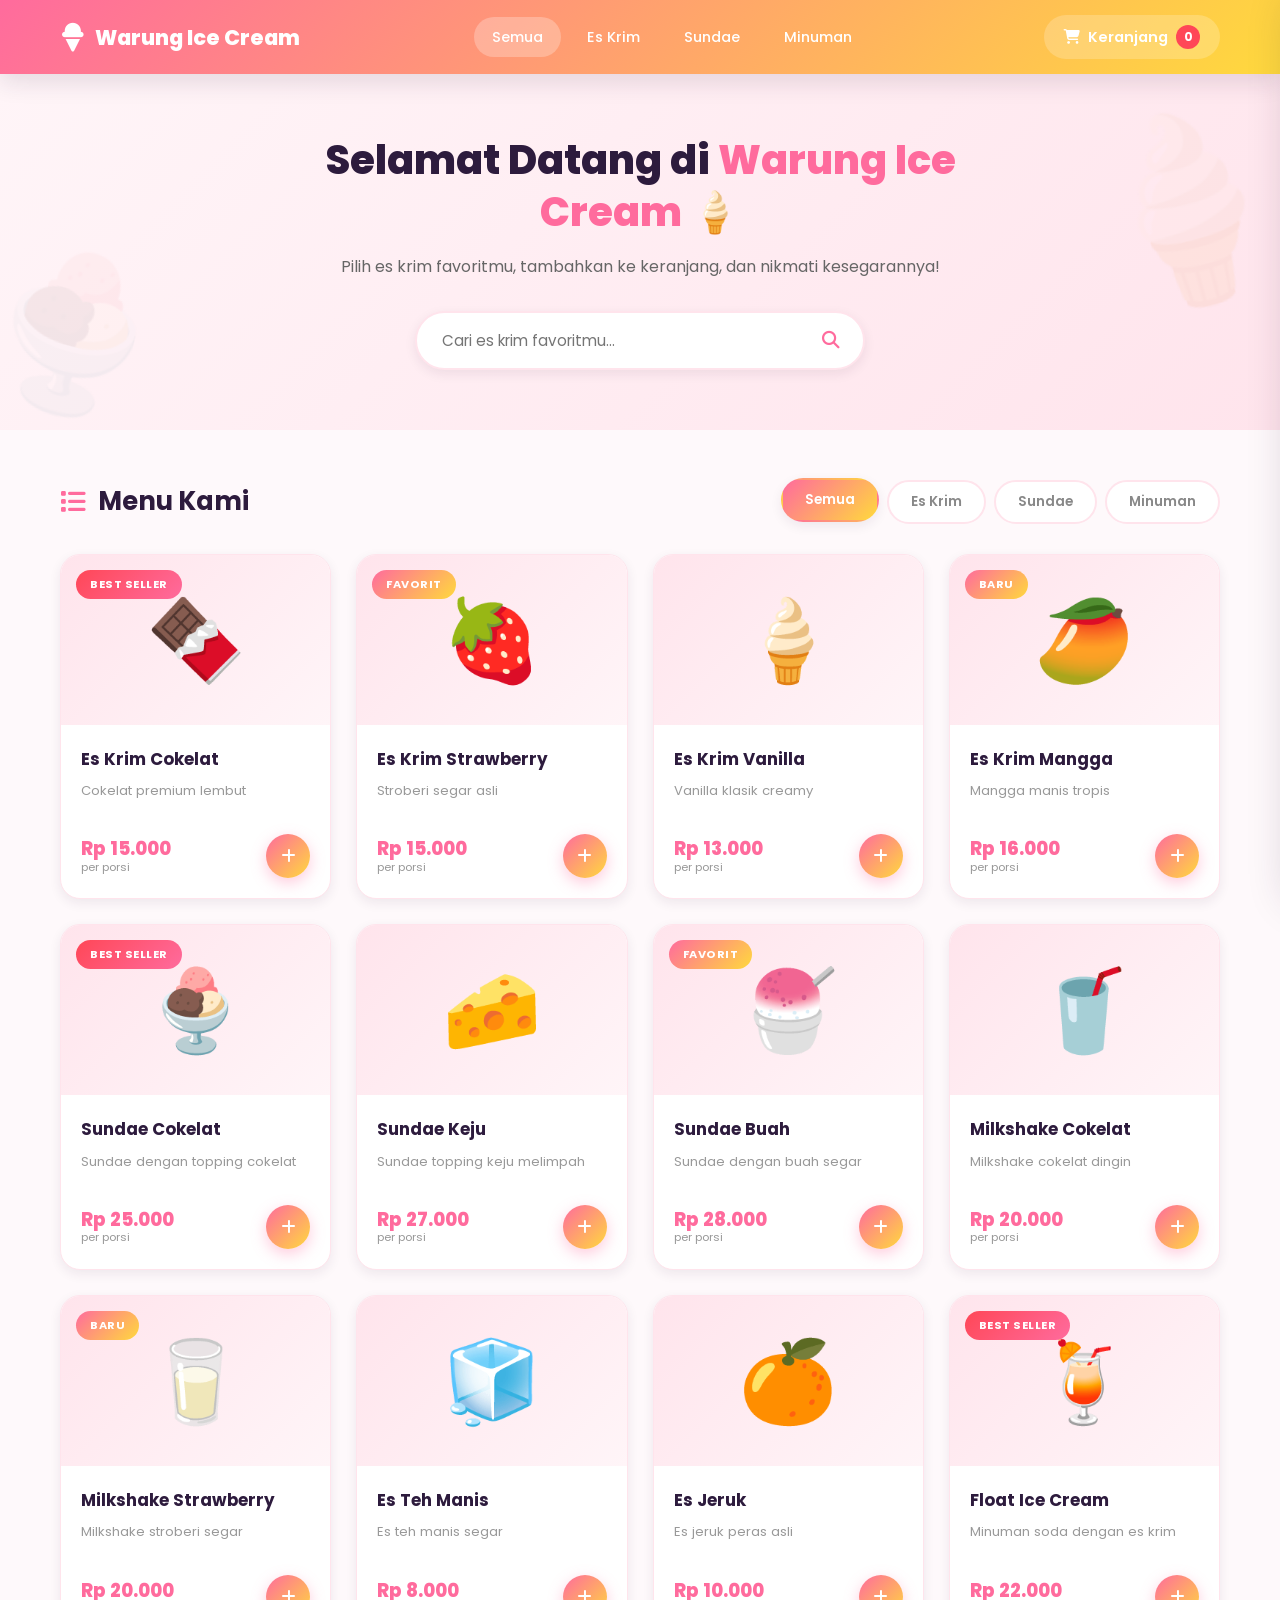
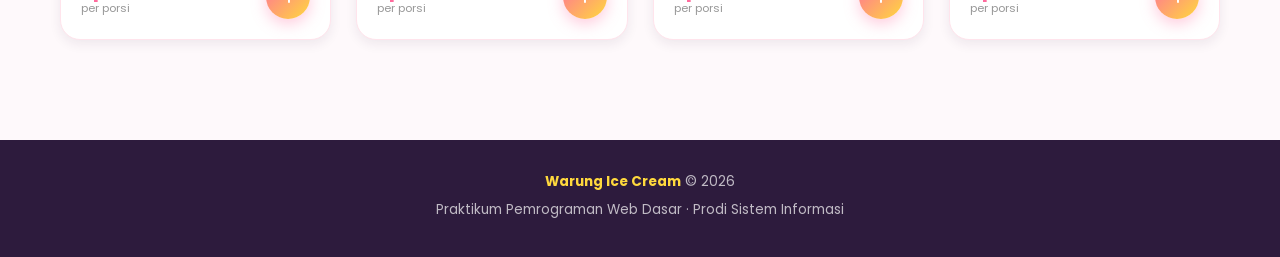
<file: Pertemuan_9/warung-ice-cream/index.html>
<!DOCTYPE html>
<html lang="id">
<head>
    <meta charset="UTF-8">
    <meta name="viewport" content="width=device-width, initial-scale=1.0">
    <title>Warung Ice Cream - Es Krim Segar Setiap Hari</title>

    <!-- jQuery CDN -->
    <script src="https://code.jquery.com/jquery-3.7.1.min.js"
            integrity="sha256-/JqT3SQfawRcv/BIHPThkBvs0OEvtFFmqPF/lYI/Cxo="
            crossorigin="anonymous"></script>

    <!-- Font Awesome untuk ikon -->
    <link rel="stylesheet"
          href="https://cdnjs.cloudflare.com/ajax/libs/font-awesome/6.4.0/css/all.min.css">

    <!-- Google Fonts -->
    <link href="https://fonts.googleapis.com/css2?family=Poppins:wght@300;400;500;600;700;800&display=swap"
          rel="stylesheet">

    <!-- CSS Eksternal -->
    <link rel="stylesheet" href="style.css">
</head>
<body>

    <!-- ========== NAVBAR ========== -->
    <nav class="navbar">
        <div class="nav-container">
            <div class="logo">
                <i class="fas fa-ice-cream"></i>
                <span>Warung Ice Cream</span>
            </div>

            <div class="nav-menu" id="navMenu">
                <a class="nav-link active" data-filter="all">Semua</a>
                <a class="nav-link" data-filter="es-krim">Es Krim</a>
                <a class="nav-link" data-filter="sundae">Sundae</a>
                <a class="nav-link" data-filter="minuman">Minuman</a>
            </div>

            <div class="cart-btn" id="cartBtn">
                <i class="fas fa-shopping-cart"></i>
                <span class="cart-text">Keranjang</span>
                <span class="cart-badge" id="cartBadge">0</span>
            </div>

            <div class="hamburger" id="hamburger">
                <i class="fas fa-bars"></i>
            </div>
        </div>
    </nav>

    <!-- ========== HERO SECTION ========== -->
    <section class="hero">
        <div class="hero-content">
            <h1>Selamat Datang di <span>Warung Ice Cream</span> 🍦</h1>
            <p>Pilih es krim favoritmu, tambahkan ke keranjang, dan nikmati kesegarannya!</p>

            <div class="search-box">
                <input type="text" id="searchProduk" placeholder="Cari es krim favoritmu...">
                <i class="fas fa-search"></i>
            </div>
        </div>
    </section>

    <!-- ========== PRODUK SECTION ========== -->
    <section class="produk-section">
        <div class="section-header">
            <h2><i class="fas fa-list"></i> Menu Kami</h2>
            <div class="filter-btns">
                <button class="filter-btn active" data-cat="all">Semua</button>
                <button class="filter-btn" data-cat="es-krim">Es Krim</button>
                <button class="filter-btn" data-cat="sundae">Sundae</button>
                <button class="filter-btn" data-cat="minuman">Minuman</button>
            </div>
        </div>

        <!-- Grid produk akan di-render oleh jQuery -->
        <div class="produk-grid" id="produkGrid"></div>
    </section>

    <!-- ========== CART SIDEBAR ========== -->
    <div class="cart-overlay" id="cartOverlay"></div>

    <aside class="cart-sidebar" id="cartSidebar">
        <div class="cart-header">
            <h3><i class="fas fa-shopping-bag"></i> Keranjang Belanja</h3>
            <button class="cart-close" id="cartClose">
                <i class="fas fa-times"></i>
            </button>
        </div>

        <div class="cart-items" id="cartItems">
            <!-- Item keranjang akan di-render oleh jQuery -->
        </div>

        <div class="cart-footer">
            <div class="cart-total">
                <span>Total:</span>
                <span class="total-price" id="cartTotal">Rp 0</span>
            </div>
            <button class="btn-checkout" id="btnCheckout">
                <i class="fas fa-check-circle"></i> Checkout Sekarang
            </button>
        </div>
    </aside>

    <!-- ========== MODAL DATA PEMBELI (Latihan 3) ========== -->
    <div class="modal-overlay" id="modalOverlay">
        <div class="modal-box">
            <div class="modal-header">
                <h3><i class="fas fa-user"></i> Data Pembeli</h3>
                <button type="button" class="modal-close" id="modalClose">
                    <i class="fas fa-times"></i>
                </button>
            </div>

            <form id="formPembeli" novalidate>
                <div class="form-group">
                    <label for="inputNama">Nama Lengkap</label>
                    <input type="text" id="inputNama" placeholder="Contoh: Budi Santoso">
                    <small class="error-msg"></small>
                </div>

                <div class="form-group">
                    <label for="inputAlamat">Alamat Pengiriman</label>
                    <textarea id="inputAlamat" rows="3" placeholder="Jalan, nomor rumah, kecamatan, kota"></textarea>
                    <small class="error-msg"></small>
                </div>

                <div class="form-group">
                    <label for="inputHp">No. HP</label>
                    <input type="tel" id="inputHp" placeholder="Contoh: 081234567890">
                    <small class="error-msg"></small>
                </div>

                <div class="modal-summary">
                    <span>Total Bayar:</span>
                    <strong id="modalTotal">Rp 0</strong>
                </div>

                <button type="submit" class="btn-checkout" id="btnKonfirmasi">
                    <i class="fas fa-check-circle"></i> Konfirmasi Pesanan
                </button>
            </form>
        </div>
    </div>

    <!-- ========== TOAST NOTIFICATION ========== -->
    <div class="toast" id="toast">
        <i class="fas fa-check-circle"></i>
        <span id="toastMsg">Produk ditambahkan!</span>
    </div>

    <!-- ========== FOOTER ========== -->
    <footer class="footer">
        <p><strong>Warung Ice Cream</strong> © 2026</p>
        <p>Praktikum Pemrograman Web Dasar · Prodi Sistem Informasi</p>
    </footer>

    <!-- JavaScript Eksternal -->
    <script src="script.js"></script>
</body>
</html>
</file>
<file: style.css>
:root {
  --latar: #fff5fa;
  --kartu: #ffffff;
  --teks: #38243a;
  --pudar: #806b83;
  --aksen: #d94691;
  --garis: #f0dce9;
}

body.gelap {
  --latar: #201725;
  --kartu: #302137;
  --teks: #fff0fa;
  --pudar: #d0b9d1;
  --aksen: #ff8ac5;
  --garis: #503b55;
}

* {
  box-sizing: border-box;
}

body {
  margin: 0;
  font-family: Arial, sans-serif;
  line-height: 1.6;
  background: var(--latar);
  color: var(--teks);
  transition: 0.3s;
}

.header {
  display: flex;
  justify-content: space-between;
  align-items: center;
  padding: 20px 8%;
  border-bottom: 1px solid var(--garis);
}

.logo {
  margin: 0;
  font-size: 26px;
}

.logo span,
.perkenalan h1 span {
  color: var(--aksen);
}

#tombol-tema {
  padding: 10px 16px;
  border: 1px solid var(--aksen);
  border-radius: 20px;
  background: var(--kartu);
  color: var(--aksen);
  cursor: pointer;
}

.isi {
  max-width: 950px;
  margin: auto;
  padding: 30px 24px 60px;
}

.perkenalan {
  padding: 60px 0;
}

.label {
  color: var(--aksen);
  font-weight: bold;
  letter-spacing: 3px;
  font-size: 12px;
}

.perkenalan h1 {
  font-size: 45px;
  margin: 10px 0;
}

.perkenalan p:last-child {
  color: var(--pudar);
  font-size: 17px;
}

#judul-proyek {
  margin-bottom: 12px;
}

#cari {
  width: 100%;
  padding: 13px;
  margin-bottom: 25px;
  border: 1px solid var(--garis);
  border-radius: 10px;
  background: var(--kartu);
  color: var(--teks);
  font-size: 16px;
}

.daftar-proyek {
  display: grid;
  grid-template-columns: repeat(auto-fit, minmax(240px, 1fr));
  gap: 20px;
}

.kartu {
  display: flex;
  flex-direction: column;
  padding: 25px;
  background: var(--kartu);
  border: 1px solid var(--garis);
  border-radius: 18px;
  color: var(--teks);
  text-decoration: none;
  box-shadow: 0 5px 20px rgba(150, 50, 110, 0.08);
  transition: transform 0.2s;
}

.kartu:hover {
  transform: translateY(-5px);
}

.ikon {
  font-size: 30px;
  color: var(--aksen);
}

.kartu h3 {
  margin-bottom: 5px;
  color: var(--aksen);
}

.kartu p {
  color: var(--pudar);
}

.tautan {
  margin-top: auto;
  font-weight: bold;
  color: var(--aksen);
}

#pesan-kosong {
  display: none;
  color: var(--pudar);
}

footer {
  padding: 20px;
  text-align: center;
  color: var(--pudar);
  border-top: 1px solid var(--garis);
}

@media (max-width: 600px) {
  .header {
    padding: 18px;
  }

  .perkenalan h1 {
    font-size: 34px;
  }
}
</file>
<file: MODUL12/style.css>
:root {
  --latar: #fff5fa;
  --kartu: #ffffff;
  --teks: #38243a;
  --pudar: #806b83;
  --aksen: #d94691;
  --garis: #f0dce9;
}

body.gelap {
  --latar: #201725;
  --kartu: #302137;
  --teks: #fff0fa;
  --pudar: #d0b9d1;
  --aksen: #ff8ac5;
  --garis: #503b55;
}

* {
  box-sizing: border-box;
}

body {
  margin: 0;
  font-family: Arial, sans-serif;
  line-height: 1.6;
  background: var(--latar);
  color: var(--teks);
  transition: 0.3s;
}

.header {
  display: flex;
  justify-content: space-between;
  align-items: center;
  padding: 20px 8%;
  border-bottom: 1px solid var(--garis);
}

.logo {
  margin: 0;
  font-size: 26px;
}

.logo span,
.perkenalan h1 span {
  color: var(--aksen);
}

#tombol-tema {
  padding: 10px 16px;
  border: 1px solid var(--aksen);
  border-radius: 20px;
  background: var(--kartu);
  color: var(--aksen);
  cursor: pointer;
}

.isi {
  max-width: 950px;
  margin: auto;
  padding: 30px 24px 60px;
}

.perkenalan {
  padding: 60px 0;
}

.label {
  color: var(--aksen);
  font-weight: bold;
  letter-spacing: 3px;
  font-size: 12px;
}

.perkenalan h1 {
  font-size: 45px;
  margin: 10px 0;
}

.perkenalan p:last-child {
  color: var(--pudar);
  font-size: 17px;
}

#judul-proyek {
  margin-bottom: 12px;
}

#cari {
  width: 100%;
  padding: 13px;
  margin-bottom: 25px;
  border: 1px solid var(--garis);
  border-radius: 10px;
  background: var(--kartu);
  color: var(--teks);
  font-size: 16px;
}

.daftar-proyek {
  display: grid;
  grid-template-columns: repeat(auto-fit, minmax(240px, 1fr));
  gap: 20px;
}

.kartu {
  display: flex;
  flex-direction: column;
  padding: 25px;
  background: var(--kartu);
  border: 1px solid var(--garis);
  border-radius: 18px;
  color: var(--teks);
  text-decoration: none;
  box-shadow: 0 5px 20px rgba(150, 50, 110, 0.08);
  transition: transform 0.2s;
}

.kartu:hover {
  transform: translateY(-5px);
}

.ikon {
  font-size: 30px;
  color: var(--aksen);
}

.kartu h3 {
  margin-bottom: 5px;
  color: var(--aksen);
}

.kartu p {
  color: var(--pudar);
}

.tautan {
  margin-top: auto;
  font-weight: bold;
  color: var(--aksen);
}

#pesan-kosong {
  display: none;
  color: var(--pudar);
}

footer {
  padding: 20px;
  text-align: center;
  color: var(--pudar);
  border-top: 1px solid var(--garis);
}

@media (max-width: 600px) {
  .header {
    padding: 18px;
  }

  .perkenalan h1 {
    font-size: 34px;
  }
}
</file>
<file: Pertemuan_9/CSS/style.css>
:root{
  --ungu:#7c3aed; --ungu-tua:#4c1d95; --teks:#2e1065;
  --pink:#48ecd3; --lavender:#faf5ff; --garis:#e9d5ff; --pink-muda:#fce7f3;
}
*{box-sizing:border-box}
body{font-family:Arial,Helvetica,sans-serif;background:#fff;color:var(--teks);margin:0;padding:40px 16px}
.wrap{max-width:1000px;margin:0 auto}
/* Kartu utama: profil kiri, form kanan */
.kartu{display:grid;grid-template-columns:1fr 1.25fr;gap:32px;background:var(--lavender);
  border:1.5px solid var(--garis);border-radius:28px;padding:32px;
  box-shadow:0 12px 32px rgba(124,58,237,.12);transition:box-shadow .25s}
.kartu.hover{box-shadow:0 14px 36px rgba(124,58,237,.28)}
/* Profil */
.atas{display:flex;align-items:center;gap:20px;margin-bottom:22px}
.avatar{width:100px;height:100px;border-radius:50%;flex-shrink:0;display:flex;align-items:center;
  justify-content:center;font-size:42px;color:#fff;background:linear-gradient(135deg,var(--ungu),var(--pink))}
#profileName{margin:0;font-size:28px}
#profileRole{margin:4px 0 0;font-size:18px;color:var(--ungu)}
.info{margin:8px 0;font-size:17px;display:flex;align-items:center;gap:10px}
/* Tombol */
button{cursor:pointer;border:none;border-radius:999px;padding:13px 24px;font-size:16px;font-weight:bold;
  color:#fff;background:linear-gradient(135deg,var(--ungu-tua),var(--ungu));
  box-shadow:0 5px 12px rgba(124,58,237,.3);display:inline-flex;align-items:center;gap:10px;
  transition:filter .2s,transform .1s;margin:14px 8px 0 0}
button:hover{filter:brightness(1.12)}
button:active{transform:scale(.97)}
button.kirim{background:linear-gradient(135deg,var(--ungu),var(--pink));box-shadow:0 5px 12px rgba(236,72,153,.3)}
button:focus-visible,input:focus-visible{outline:3px solid var(--pink);outline-offset:2px}
/* Panel ubah profil (slideToggle) */
#panelUbah{display:none;margin-top:16px;background:#fff;border:1.5px solid var(--garis);
  border-radius:16px;padding:16px}
#panelUbah h4{margin:0 0 10px;color:var(--ungu)}
/* Form */
.form h3{display:flex;align-items:center;gap:8px;font-size:18px;margin:6px 0 18px}
input{width:100%;padding:16px 22px;font-size:16px;font-family:inherit;color:var(--teks);
  border:1.5px solid var(--garis);border-radius:999px;background:#fff}
input::placeholder,textarea::placeholder{color:#8b7aa8}
textarea{width:100%;padding:16px 22px;font-size:16px;font-family:inherit;color:var(--teks);
  border:1.5px solid var(--garis);border-radius:24px;background:#fff;resize:vertical}
textarea.salah{border-color:#dc2626;background:#fff5f5}
textarea:focus-visible{outline:3px solid var(--pink);outline-offset:2px}
input.salah{border-color:#dc2626;background:#fff5f5}
.grup{margin-bottom:18px}
.error{display:none;color:#dc2626;font-size:13px;margin:6px 0 0 18px}
#successMessage{display:none;margin-top:16px;background:var(--pink-muda);color:#39e8e2;
  border-radius:12px;padding:12px 16px}
@media (max-width:760px){.kartu{grid-template-columns:1fr;padding:22px}}
@media (prefers-reduced-motion:reduce){*{transition:none!important}}
</file>
<file: MODUL12/buku-tamu-digital/style.css>
body {
  font-family: Arial, sans-serif;
  background: #fff5fa;
  color: #38243a;
  margin: 0;
  padding: 25px;
  line-height: 1.6;
}

.kotak {
  max-width: 440px;
  margin: 30px auto;
  padding: 28px;
  background: #ffffff;
  border: 1px solid #f0dce9;
  border-radius: 18px;
  box-shadow: 0 8px 25px rgba(150, 50, 110, 0.1);
}

a {
  color: #d94691;
  text-decoration: none;
  font-weight: bold;
}

.ikon {
  margin-top: 25px;
  font-size: 35px;
  color: #d94691;
}

h1 {
  margin-bottom: 5px;
  color: #d94691;
}

.deskripsi {
  color: #806b83;
  margin-bottom: 25px;
}

label {
  display: block;
  margin-top: 15px;
  margin-bottom: 5px;
  font-weight: bold;
}

input {
  display: block;
  width: 100%;
  padding: 12px;
  box-sizing: border-box;
  border: 1px solid #f0dce9;
  border-radius: 9px;
  font-size: 15px;
}

input:focus {
  outline: 2px solid #f5b5d8;
}

button {
  width: 100%;
  margin-top: 20px;
  padding: 12px;
  border: none;
  border-radius: 9px;
  background: #d94691;
  color: white;
  font-size: 15px;
  font-weight: bold;
  cursor: pointer;
}

button:hover {
  background: #b8327a;
}

#pesan {
  color: #b8327a;
  font-size: 14px;
}

h2 {
  margin-top: 30px;
  font-size: 20px;
}

ul {
  padding-left: 20px;
}

li {
  padding: 10px 0;
  border-bottom: 1px solid #f0dce9;
  overflow-wrap: anywhere;
}
</file>
<file: MODUL12/mav-platform/style.css>
body {
  font-family: Arial, sans-serif;
  background: #fff5fa;
  color: #38243a;
  margin: 0;
  padding: 25px;
  line-height: 1.6;
}

.kotak {
  max-width: 440px;
  margin: 30px auto;
  padding: 28px;
  background: #ffffff;
  border: 1px solid #f0dce9;
  border-radius: 18px;
  box-shadow: 0 8px 25px rgba(150, 50, 110, 0.1);
}

a {
  color: #d94691;
  text-decoration: none;
  font-weight: bold;
}

.ikon {
  margin-top: 25px;
  font-size: 35px;
  color: #d94691;
}

h1 {
  color: #d94691;
  margin-bottom: 5px;
}

.deskripsi {
  color: #806b83;
  margin-bottom: 25px;
}

label {
  display: block;
  font-weight: bold;
  margin-bottom: 8px;
}

select {
  width: 100%;
  padding: 12px;
  border: 1px solid #f0dce9;
  border-radius: 9px;
  background: #fffafd;
  color: #38243a;
  font-size: 15px;
}

select:focus {
  outline: 2px solid #f5b5d8;
}

h2 {
  margin-top: 30px;
  font-size: 20px;
}

ul {
  list-style: none;
  padding: 0;
}

li {
  padding: 12px;
  margin-bottom: 10px;
  background: #fff0f7;
  border: 1px solid #f0dce9;
  border-radius: 9px;
}

li::before {
  content: "✿ ";
  color: #d94691;
  font-weight: bold;
}
</file>
<file: Pertemuan_9/warung-buah/CSS/style.css>
* { margin: 0; padding: 0; box-sizing: border-box; }
:root {
  --primary: #8e44ad; --primary-dark: #6c3483; --secondary: #f1c40f;
  --dark: #2a1236; --light: #f8f1fc; --border: #e8d5f2;
  --gradient: linear-gradient(135deg, #8e44ad 0%, #c39bd3 100%);
  --shadow-sm: 0 4px 12px rgba(42,18,54,.08); --shadow-md: 0 8px 25px rgba(42,18,54,.12);
  --shadow-lg: 0 15px 40px rgba(142,68,173,.25); --radius: 20px;
}
body { font-family: 'Poppins', sans-serif; background: #fbf7fd; color: var(--dark); line-height: 1.7; overflow-x: hidden; }

.navbar { background: var(--gradient); padding: 15px 0; position: sticky; top: 0; z-index: 100; box-shadow: var(--shadow-md); }
.nav-container { max-width: 1200px; margin: 0 auto; padding: 0 20px; display: flex; justify-content: space-between; align-items: center; gap: 20px; }
.logo { display: flex; align-items: center; gap: 10px; color: white; font-size: 1.3rem; font-weight: 800; }
.logo i { font-size: 1.8rem; animation: swing 2s ease-in-out infinite; }
@keyframes swing { 0%,100% { transform: rotate(-10deg); } 50% { transform: rotate(10deg); } }
.nav-menu { display: flex; gap: 8px; flex-wrap: wrap; }
.nav-link { color: white; padding: 8px 18px; border-radius: 50px; font-size: .9rem; font-weight: 500; cursor: pointer; transition: .3s; }
.nav-link:hover, .nav-link.active { background: rgba(255,255,255,.25); }
.cart-btn { background: rgba(255,255,255,.2); padding: 10px 20px; border-radius: 50px; color: white; font-weight: 600; font-size: .9rem; cursor: pointer; display: flex; align-items: center; gap: 8px; transition: .3s; }
.cart-btn:hover { background: rgba(255,255,255,.35); transform: translateY(-2px); }
.cart-badge { background: #ff4757; color: white; width: 24px; height: 24px; border-radius: 50%; display: flex; align-items: center; justify-content: center; font-size: .75rem; font-weight: 700; transition: .2s; }
.hamburger { display: none; color: white; font-size: 1.5rem; cursor: pointer; }

.hero { background: linear-gradient(135deg, #f8f1fc, #e8d5f2); padding: 60px 20px; text-align: center; }
.hero-content { max-width: 700px; margin: 0 auto; }
.hero h1 { font-size: 2.5rem; font-weight: 800; line-height: 1.3; margin-bottom: 15px; }
.hero h1 span { color: var(--primary); }
.hero p { color: #666; margin-bottom: 30px; }
.search-box { max-width: 450px; margin: 0 auto; position: relative; }
.search-box input { width: 100%; padding: 16px 55px 16px 25px; border: 2px solid var(--border); border-radius: 50px; font-family: inherit; outline: none; transition: .3s; box-shadow: var(--shadow-sm); }
.search-box input:focus { border-color: var(--primary); box-shadow: 0 0 0 5px rgba(142,68,173,.15); }
.search-box i { position: absolute; right: 25px; top: 50%; transform: translateY(-50%); color: var(--primary); }

.produk-section { max-width: 1200px; margin: 0 auto; padding: 50px 20px; }
.section-header { display: flex; justify-content: space-between; align-items: center; margin-bottom: 30px; flex-wrap: wrap; gap: 20px; }
.section-header h2 { font-size: 1.6rem; display: flex; align-items: center; gap: 12px; }
.section-header h2 i { color: var(--primary); }
.filter-btns { display: flex; gap: 8px; flex-wrap: wrap; }
.filter-btn { padding: 10px 22px; border: 2px solid var(--border); background: white; border-radius: 50px; font-size: .85rem; font-weight: 600; color: #888; cursor: pointer; transition: .3s; font-family: inherit; }
.filter-btn:hover, .filter-btn.active { background: var(--gradient); color: white; border-color: transparent; transform: translateY(-2px); }
.produk-grid { display: grid; grid-template-columns: repeat(auto-fill, minmax(240px, 1fr)); gap: 25px; }
.produk-card { background: white; border-radius: var(--radius); overflow: hidden; box-shadow: var(--shadow-sm); transition: .4s; border: 1px solid var(--border); position: relative; animation: fadeInUp .5s ease; }
@keyframes fadeInUp { from { opacity: 0; transform: translateY(20px); } to { opacity: 1; transform: translateY(0); } }
.produk-card:hover { transform: translateY(-8px); box-shadow: var(--shadow-lg); border-color: var(--primary); }
.produk-img { height: 170px; background: linear-gradient(135deg, #e8d5f2, #f8f1fc); display: flex; align-items: center; justify-content: center; font-size: 5rem; }
.produk-badge { position: absolute; top: 15px; left: 15px; background: var(--gradient); color: white; padding: 5px 14px; border-radius: 50px; font-size: .7rem; font-weight: 700; z-index: 2; text-transform: uppercase; }
.produk-badge.hot { background: linear-gradient(135deg, #ff4757, #8e44ad); }
.produk-info { padding: 20px; }
.produk-info h3 { font-size: 1.05rem; margin-bottom: 8px; font-weight: 700; }
.produk-info .desc { font-size: .82rem; color: #999; margin-bottom: 15px; min-height: 38px; line-height: 1.5; }
.produk-footer { display: flex; justify-content: space-between; align-items: center; }
.produk-price { font-size: 1.15rem; font-weight: 800; color: var(--primary); line-height: 1.2; }
.produk-price small { font-size: .7rem; color: #999; font-weight: 400; display: block; }
.btn-add-cart { background: var(--gradient); color: white; border: none; width: 44px; height: 44px; border-radius: 50%; cursor: pointer; transition: .3s; box-shadow: 0 5px 15px rgba(142,68,173,.35); }
.btn-add-cart:hover { transform: rotate(90deg) scale(1.1); }

.cart-overlay, .modal-overlay { position: fixed; inset: 0; background: rgba(42,18,54,.5); backdrop-filter: blur(4px); display: none; }
.cart-overlay { z-index: 998; }
.cart-sidebar { position: fixed; top: 0; right: -420px; width: 400px; max-width: 90vw; height: 100%; background: white; z-index: 999; box-shadow: -10px 0 40px rgba(42,18,54,.2); transition: right .4s; display: flex; flex-direction: column; }
.cart-sidebar.open { right: 0; }
.cart-header { background: var(--gradient); color: white; padding: 22px 25px; display: flex; justify-content: space-between; align-items: center; }
.cart-header h3 { font-size: 1.1rem; display: flex; align-items: center; gap: 10px; }
.cart-close { background: rgba(255,255,255,.25); border: none; color: white; width: 35px; height: 35px; border-radius: 50%; cursor: pointer; transition: .3s; }
.cart-close:hover { background: rgba(255,255,255,.4); transform: rotate(90deg); }
.cart-items { flex: 1; overflow-y: auto; padding: 20px; }
.cart-empty { text-align: center; padding: 50px 20px; color: #999; }
.cart-empty i { font-size: 3.5rem; margin-bottom: 15px; color: var(--border); display: block; }
.cart-item { display: flex; gap: 12px; padding: 14px; background: var(--light); border-radius: 14px; margin-bottom: 12px; align-items: center; animation: slideIn .3s ease; }
@keyframes slideIn { from { opacity: 0; transform: translateX(20px); } to { opacity: 1; transform: translateX(0); } }
.cart-item-icon { font-size: 2rem; width: 55px; height: 55px; background: white; border-radius: 12px; display: flex; align-items: center; justify-content: center; flex-shrink: 0; }
.cart-item-info { flex: 1; min-width: 0; }
.cart-item-info h5 { font-size: .88rem; font-weight: 600; white-space: nowrap; overflow: hidden; text-overflow: ellipsis; }
.cart-item-info .price { font-size: .85rem; color: var(--primary); font-weight: 700; }
.qty-control { display: flex; align-items: center; gap: 6px; margin-top: 6px; }
.qty-btn { width: 24px; height: 24px; border: none; background: white; border-radius: 6px; cursor: pointer; font-weight: 700; color: var(--primary); transition: .2s; }
.qty-btn:hover { background: var(--primary); color: white; }
.qty-value { font-size: .85rem; font-weight: 700; min-width: 22px; text-align: center; }
.cart-item-remove { background: none; border: none; color: #ff4757; cursor: pointer; padding: 6px; border-radius: 6px; }
.cart-item-remove:hover { background: #ffe5e5; }
.cart-footer { padding: 20px 25px; background: var(--light); border-top: 2px dashed var(--border); }
.cart-total { display: flex; justify-content: space-between; align-items: center; margin-bottom: 15px; }
.cart-total > span:first-child { color: #888; font-size: .9rem; }
.total-price { font-size: 1.4rem; font-weight: 800; color: var(--primary); text-align: right; line-height: 1.3; }
.total-price .coret { display: block; font-size: .8rem; font-weight: 400; color: #999; text-decoration: line-through; }
.total-price .hemat { display: block; font-size: .72rem; font-weight: 600; color: #27ae60; }
.btn-checkout { width: 100%; padding: 15px; background: var(--gradient); color: white; border: none; border-radius: 50px; font-family: inherit; font-weight: 700; cursor: pointer; display: flex; align-items: center; justify-content: center; gap: 10px; transition: .3s; box-shadow: 0 8px 20px rgba(142,68,173,.3); }
.btn-checkout:hover { transform: translateY(-2px); }
.btn-checkout:disabled { opacity: .7; cursor: not-allowed; }

.modal-overlay { z-index: 1001; align-items: center; justify-content: center; padding: 20px; }
.modal { background: white; width: 100%; max-width: 440px; border-radius: var(--radius); overflow: hidden; animation: fadeInUp .3s ease; }
.modal-header { background: var(--gradient); color: white; padding: 20px 25px; display: flex; justify-content: space-between; align-items: center; }
.modal-header h3 { font-size: 1.1rem; display: flex; align-items: center; gap: 10px; }
#formPembeli { padding: 25px; }
.form-group { margin-bottom: 16px; }
.form-group label { display: block; font-size: .85rem; font-weight: 600; margin-bottom: 6px; }
.form-group input, .form-group textarea { width: 100%; padding: 12px 16px; border: 2px solid var(--border); border-radius: 12px; font-family: inherit; font-size: .9rem; outline: none; resize: none; transition: .3s; }
.form-group input:focus, .form-group textarea:focus { border-color: var(--primary); }
.form-group .invalid { border-color: #ff4757; }
.error { color: #ff4757; font-size: .75rem; display: block; min-height: 18px; }

.toast { position: fixed; bottom: 30px; left: 50%; transform: translateX(-50%) translateY(100px); background: var(--dark); color: white; padding: 14px 28px; border-radius: 50px; font-size: .9rem; z-index: 1100; opacity: 0; transition: .4s; display: flex; align-items: center; gap: 10px; pointer-events: none; max-width: 90vw; }
.toast.show { transform: translateX(-50%) translateY(0); opacity: 1; }
.toast i { color: var(--secondary); }

.footer { background: var(--dark); color: white; text-align: center; padding: 30px 20px; margin-top: 50px; }
.footer p { font-size: .85rem; color: rgba(255,255,255,.7); }
.footer strong { color: var(--secondary); }

@media (max-width: 992px) { .nav-container { flex-wrap: wrap; } .nav-menu { order: 3; width: 100%; justify-content: center; } }
@media (max-width: 768px) {
  .hamburger { display: block; }
  .nav-menu { display: none; position: absolute; top: 100%; left: 0; right: 0; background: var(--primary-dark); flex-direction: column; padding: 15px; }
  .nav-menu.show { display: flex; }
  .nav-link { width: 100%; text-align: center; }
  .cart-text { display: none; }
  .hero h1 { font-size: 1.7rem; }
  .section-header { flex-direction: column; align-items: flex-start; }
  .produk-grid { grid-template-columns: repeat(auto-fill, minmax(160px, 1fr)); gap: 15px; }
  .produk-img { height: 130px; font-size: 3.5rem; }
  .cart-sidebar { width: 100%; max-width: 100%; }
}
@media (max-width: 480px) {
  .produk-grid { grid-template-columns: repeat(2, 1fr); gap: 12px; }
  .produk-info { padding: 12px; }
  .produk-info h3 { font-size: .85rem; }
}
</file>
<file: Pertemuan_9/warung-ice-cream/style.css>
/* ============================================================
   RESET & VARIABEL GLOBAL
   ============================================================ */
* {
    margin: 0;
    padding: 0;
    box-sizing: border-box;
}

:root {
    --primary: #ff6b9d;
    --primary-dark: #e84a7f;
    --secondary: #ffd93d;
    --accent: #6bcbff;
    --dark: #2d1b3d;
    --light: #fff5f8;
    --gradient: linear-gradient(135deg, #ff6b9d 0%, #ffd93d 100%);
    --shadow-sm: 0 4px 12px rgba(45, 27, 61, 0.08);
    --shadow-md: 0 8px 25px rgba(45, 27, 61, 0.12);
    --shadow-lg: 0 15px 40px rgba(255, 107, 157, 0.25);
    --radius: 20px;
}

body {
    font-family: 'Poppins', sans-serif;
    background: #fef9fb;
    color: var(--dark);
    line-height: 1.7;
    overflow-x: hidden;
}

/* ============================================================
   NAVBAR
   ============================================================ */
.navbar {
    background: var(--gradient);
    padding: 15px 0;
    position: sticky;
    top: 0;
    z-index: 100;
    box-shadow: var(--shadow-md);
}

.nav-container {
    max-width: 1200px;
    margin: 0 auto;
    padding: 0 20px;
    display: flex;
    justify-content: space-between;
    align-items: center;
    gap: 20px;
}

.logo {
    display: flex;
    align-items: center;
    gap: 10px;
    color: white;
    font-size: 1.3rem;
    font-weight: 800;
    flex-shrink: 0;
}

.logo i {
    font-size: 1.8rem;
    animation: swing 2s ease-in-out infinite;
}

@keyframes swing {
    0%, 100% { transform: rotate(-10deg); }
    50% { transform: rotate(10deg); }
}

.nav-menu {
    display: flex;
    gap: 8px;
    flex-wrap: wrap;
}

.nav-link {
    color: white;
    text-decoration: none;
    padding: 8px 18px;
    border-radius: 50px;
    font-size: 0.9rem;
    font-weight: 500;
    cursor: pointer;
    transition: 0.3s;
}

.nav-link:hover,
.nav-link.active {
    background: rgba(255, 255, 255, 0.25);
}

.cart-btn {
    background: rgba(255, 255, 255, 0.2);
    padding: 10px 20px;
    border-radius: 50px;
    color: white;
    font-weight: 600;
    font-size: 0.9rem;
    cursor: pointer;
    display: flex;
    align-items: center;
    gap: 8px;
    transition: 0.3s;
    flex-shrink: 0;
}

.cart-btn:hover {
    background: rgba(255, 255, 255, 0.35);
    transform: translateY(-2px);
}

.cart-badge {
    background: #ff4757;
    color: white;
    width: 24px;
    height: 24px;
    border-radius: 50%;
    display: flex;
    align-items: center;
    justify-content: center;
    font-size: 0.75rem;
    font-weight: 700;
    transition: 0.2s;
}

.hamburger {
    display: none;
    color: white;
    font-size: 1.5rem;
    cursor: pointer;
    background: none;
    border: none;
}

/* ============================================================
   HERO SECTION
   ============================================================ */
.hero {
    background: linear-gradient(135deg, #fff5f8, #ffe4ec);
    padding: 60px 20px;
    text-align: center;
    position: relative;
    overflow: hidden;
}

.hero::before {
    content: '🍦';
    position: absolute;
    font-size: 180px;
    opacity: 0.08;
    top: -20px;
    right: -20px;
    transform: rotate(-15deg);
}

.hero::after {
    content: '🍨';
    position: absolute;
    font-size: 150px;
    opacity: 0.08;
    bottom: -30px;
    left: -20px;
    transform: rotate(15deg);
}

.hero-content {
    max-width: 700px;
    margin: 0 auto;
    position: relative;
    z-index: 1;
}

.hero h1 {
    font-size: 2.5rem;
    color: var(--dark);
    margin-bottom: 15px;
    font-weight: 800;
    line-height: 1.3;
}

.hero h1 span {
    color: var(--primary);
}

.hero p {
    color: #666;
    font-size: 1rem;
    margin-bottom: 30px;
}

.search-box {
    max-width: 450px;
    margin: 0 auto;
    position: relative;
}

.search-box input {
    width: 100%;
    padding: 16px 55px 16px 25px;
    border: 2px solid #ffe4ec;
    border-radius: 50px;
    font-family: inherit;
    font-size: 0.95rem;
    outline: none;
    transition: 0.3s;
    background: white;
    box-shadow: var(--shadow-sm);
}

.search-box input:focus {
    border-color: var(--primary);
    box-shadow: 0 0 0 5px rgba(255, 107, 157, 0.15);
}

.search-box i {
    position: absolute;
    right: 25px;
    top: 50%;
    transform: translateY(-50%);
    color: var(--primary);
    font-size: 1.1rem;
}

/* ============================================================
   PRODUK SECTION
   ============================================================ */
.produk-section {
    max-width: 1200px;
    margin: 0 auto;
    padding: 50px 20px;
}

.section-header {
    display: flex;
    justify-content: space-between;
    align-items: center;
    margin-bottom: 30px;
    flex-wrap: wrap;
    gap: 20px;
}

.section-header h2 {
    font-size: 1.6rem;
    color: var(--dark);
    display: flex;
    align-items: center;
    gap: 12px;
}

.section-header h2 i {
    color: var(--primary);
}

.filter-btns {
    display: flex;
    gap: 8px;
    flex-wrap: wrap;
}

.filter-btn {
    padding: 10px 22px;
    border: 2px solid #ffe4ec;
    background: white;
    border-radius: 50px;
    font-size: 0.85rem;
    font-weight: 600;
    color: #888;
    cursor: pointer;
    transition: 0.3s;
    font-family: inherit;
}

.filter-btn:hover,
.filter-btn.active {
    background: var(--gradient);
    color: white;
    border-color: transparent;
    transform: translateY(-2px);
    box-shadow: var(--shadow-sm);
}

.produk-grid {
    display: grid;
    grid-template-columns: repeat(auto-fill, minmax(240px, 1fr));
    gap: 25px;
}

/* ============================================================
   KARTU PRODUK
   ============================================================ */
.produk-card {
    background: white;
    border-radius: var(--radius);
    overflow: hidden;
    box-shadow: var(--shadow-sm);
    transition: all 0.4s cubic-bezier(0.4, 0, 0.2, 1);
    border: 1px solid #ffe4ec;
    position: relative;
    animation: fadeInUp 0.5s ease;
}

@keyframes fadeInUp {
    from { opacity: 0; transform: translateY(20px); }
    to { opacity: 1; transform: translateY(0); }
}

.produk-card:hover {
    transform: translateY(-8px);
    box-shadow: var(--shadow-lg);
    border-color: var(--primary);
}

.produk-img {
    height: 170px;
    background: linear-gradient(135deg, #ffe4ec, #fff5f8);
    display: flex;
    align-items: center;
    justify-content: center;
    font-size: 5rem;
    position: relative;
    overflow: hidden;
}

.produk-badge {
    position: absolute;
    top: 15px;
    left: 15px;
    background: var(--gradient);
    color: white;
    padding: 5px 14px;
    border-radius: 50px;
    font-size: 0.7rem;
    font-weight: 700;
    z-index: 2;
    text-transform: uppercase;
    letter-spacing: 0.5px;
}

.produk-badge.hot {
    background: linear-gradient(135deg, #ff4757, #ff6b9d);
}

.produk-info {
    padding: 20px;
}

.produk-info h3 {
    font-size: 1.05rem;
    color: var(--dark);
    margin-bottom: 8px;
    font-weight: 700;
}

.produk-info .desc {
    font-size: 0.82rem;
    color: #999;
    margin-bottom: 15px;
    line-height: 1.5;
    min-height: 38px;
}

.produk-footer {
    display: flex;
    justify-content: space-between;
    align-items: center;
}

.produk-price {
    font-size: 1.15rem;
    font-weight: 800;
    color: var(--primary);
    line-height: 1.2;
}

.produk-price small {
    font-size: 0.7rem;
    color: #999;
    font-weight: 400;
    display: block;
}

.btn-add-cart {
    background: var(--gradient);
    color: white;
    border: none;
    width: 44px;
    height: 44px;
    border-radius: 50%;
    cursor: pointer;
    font-size: 1rem;
    transition: 0.3s;
    display: flex;
    align-items: center;
    justify-content: center;
    box-shadow: 0 5px 15px rgba(255, 107, 157, 0.35);
}

.btn-add-cart:hover {
    transform: rotate(90deg) scale(1.1);
    box-shadow: 0 8px 20px rgba(255, 107, 157, 0.5);
}

.btn-add-cart:active {
    transform: scale(0.9);
}

/* ============================================================
   CART SIDEBAR
   ============================================================ */
.cart-overlay {
    position: fixed;
    top: 0;
    left: 0;
    width: 100%;
    height: 100%;
    background: rgba(45, 27, 61, 0.5);
    backdrop-filter: blur(4px);
    z-index: 998;
    display: none;
}

.cart-sidebar {
    position: fixed;
    top: 0;
    right: -420px;
    width: 400px;
    max-width: 90vw;
    height: 100%;
    background: white;
    z-index: 999;
    box-shadow: -10px 0 40px rgba(45, 27, 61, 0.2);
    transition: right 0.4s cubic-bezier(0.4, 0, 0.2, 1);
    display: flex;
    flex-direction: column;
}

.cart-sidebar.open {
    right: 0;
}

.cart-header {
    background: var(--gradient);
    color: white;
    padding: 22px 25px;
    display: flex;
    justify-content: space-between;
    align-items: center;
}

.cart-header h3 {
    color: white;
    margin: 0;
    font-size: 1.1rem;
    display: flex;
    align-items: center;
    gap: 10px;
}

.cart-close {
    background: rgba(255, 255, 255, 0.25);
    border: none;
    color: white;
    width: 35px;
    height: 35px;
    border-radius: 50%;
    cursor: pointer;
    font-size: 1rem;
    transition: 0.3s;
}

.cart-close:hover {
    background: rgba(255, 255, 255, 0.4);
    transform: rotate(90deg);
}

.cart-items {
    flex: 1;
    overflow-y: auto;
    padding: 20px;
}

.cart-empty {
    text-align: center;
    padding: 50px 20px;
    color: #bbb;
}

.cart-empty i {
    font-size: 3.5rem;
    margin-bottom: 15px;
    color: #ffe4ec;
    display: block;
}

.cart-empty p {
    font-weight: 600;
    color: #999;
    margin-bottom: 5px;
}

.cart-empty small {
    font-size: 0.85rem;
}

.cart-item {
    display: flex;
    gap: 12px;
    padding: 14px;
    background: var(--light);
    border-radius: 14px;
    margin-bottom: 12px;
    align-items: center;
    animation: slideIn 0.3s ease;
}

@keyframes slideIn {
    from { opacity: 0; transform: translateX(20px); }
    to { opacity: 1; transform: translateX(0); }
}

.cart-item-icon {
    font-size: 2rem;
    width: 55px;
    height: 55px;
    background: white;
    border-radius: 12px;
    display: flex;
    align-items: center;
    justify-content: center;
    flex-shrink: 0;
    box-shadow: var(--shadow-sm);
}

.cart-item-info {
    flex: 1;
    min-width: 0;
}

.cart-item-info h5 {
    font-size: 0.88rem;
    color: var(--dark);
    margin-bottom: 4px;
    font-weight: 600;
    white-space: nowrap;
    overflow: hidden;
    text-overflow: ellipsis;
}

.cart-item-info .price {
    font-size: 0.85rem;
    color: var(--primary);
    font-weight: 700;
}

.qty-control {
    display: flex;
    align-items: center;
    gap: 6px;
    margin-top: 6px;
}

.qty-btn {
    width: 24px;
    height: 24px;
    border: none;
    background: white;
    border-radius: 6px;
    cursor: pointer;
    font-weight: 700;
    color: var(--primary);
    font-size: 0.8rem;
    display: flex;
    align-items: center;
    justify-content: center;
    transition: 0.2s;
    box-shadow: 0 2px 4px rgba(0, 0, 0, 0.05);
}

.qty-btn:hover {
    background: var(--primary);
    color: white;
}

.qty-value {
    font-size: 0.85rem;
    font-weight: 700;
    min-width: 22px;
    text-align: center;
}

.cart-item-remove {
    background: none;
    border: none;
    color: #ff4757;
    cursor: pointer;
    font-size: 0.95rem;
    padding: 6px;
    transition: 0.2s;
    border-radius: 6px;
}

.cart-item-remove:hover {
    background: #ffe5e5;
    transform: scale(1.1);
}

.cart-footer {
    padding: 20px 25px;
    background: var(--light);
    border-top: 2px dashed #ffe4ec;
}

.cart-total {
    display: flex;
    justify-content: space-between;
    align-items: center;
    margin-bottom: 15px;
}

.cart-total span:first-child {
    color: #888;
    font-size: 0.9rem;
}

.cart-total .total-price {
    font-size: 1.4rem;
    font-weight: 800;
    color: var(--primary);
    text-align: right;
    line-height: 1.3;
}

.btn-checkout {
    width: 100%;
    padding: 15px;
    background: var(--gradient);
    color: white;
    border: none;
    border-radius: 50px;
    font-family: inherit;
    font-weight: 700;
    font-size: 0.95rem;
    cursor: pointer;
    display: flex;
    align-items: center;
    justify-content: center;
    gap: 10px;
    transition: 0.3s;
    box-shadow: 0 8px 20px rgba(255, 107, 157, 0.3);
}

.btn-checkout:hover {
    transform: translateY(-2px);
    box-shadow: 0 12px 25px rgba(255, 107, 157, 0.45);
}

.btn-checkout:disabled {
    opacity: 0.7;
    cursor: not-allowed;
}

/* ============================================================
   MODAL FORM PEMBELI (Latihan 3)
   ============================================================ */
.modal-overlay {
    position: fixed;
    inset: 0;
    background: rgba(45, 27, 61, 0.55);
    backdrop-filter: blur(4px);
    z-index: 1001;
    display: flex;
    align-items: center;
    justify-content: center;
    padding: 20px;
    opacity: 0;
    visibility: hidden;
    transition: 0.3s;
}

.modal-overlay.show {
    opacity: 1;
    visibility: visible;
}

.modal-box {
    background: white;
    width: 100%;
    max-width: 440px;
    max-height: 90vh;
    overflow-y: auto;
    border-radius: var(--radius);
    box-shadow: var(--shadow-lg);
    transform: translateY(30px);
    transition: 0.3s;
}

.modal-overlay.show .modal-box {
    transform: translateY(0);
}

.modal-header {
    background: var(--gradient);
    color: white;
    padding: 20px 25px;
    display: flex;
    justify-content: space-between;
    align-items: center;
    border-radius: var(--radius) var(--radius) 0 0;
}

.modal-header h3 {
    font-size: 1.1rem;
    display: flex;
    align-items: center;
    gap: 10px;
}

.modal-close {
    background: rgba(255, 255, 255, 0.25);
    border: none;
    color: white;
    width: 35px;
    height: 35px;
    border-radius: 50%;
    cursor: pointer;
    transition: 0.3s;
}

.modal-close:hover {
    background: rgba(255, 255, 255, 0.4);
}

#formPembeli {
    padding: 25px;
}

.form-group {
    margin-bottom: 18px;
}

.form-group label {
    display: block;
    font-size: 0.85rem;
    font-weight: 600;
    margin-bottom: 6px;
}

.form-group input,
.form-group textarea {
    width: 100%;
    padding: 12px 16px;
    border: 2px solid #ffe4ec;
    border-radius: 12px;
    font-family: inherit;
    font-size: 0.9rem;
    outline: none;
    resize: vertical;
    transition: 0.3s;
}

.form-group input:focus,
.form-group textarea:focus {
    border-color: var(--primary);
    box-shadow: 0 0 0 4px rgba(255, 107, 157, 0.15);
}

.form-group input.invalid,
.form-group textarea.invalid {
    border-color: #ff4757;
    background: #fff5f5;
}

.error-msg {
    display: block;
    color: #ff4757;
    font-size: 0.75rem;
    margin-top: 5px;
    min-height: 1em;
}

.modal-summary {
    display: flex;
    justify-content: space-between;
    align-items: center;
    padding: 14px 16px;
    background: var(--light);
    border-radius: 12px;
    margin-bottom: 18px;
}

.modal-summary strong {
    color: var(--primary);
    font-size: 1.2rem;
}

/* ============================================================
   TOAST NOTIFICATION
   ============================================================ */
.toast {
    position: fixed;
    bottom: 30px;
    left: 50%;
    transform: translateX(-50%) translateY(100px);
    background: var(--dark);
    color: white;
    padding: 14px 28px;
    border-radius: 50px;
    font-size: 0.9rem;
    font-weight: 500;
    z-index: 1100;
    opacity: 0;
    transition: all 0.4s cubic-bezier(0.4, 0, 0.2, 1);
    display: flex;
    align-items: center;
    gap: 10px;
    box-shadow: 0 15px 30px rgba(0, 0, 0, 0.25);
    pointer-events: none;
    max-width: 90vw;
}

.toast.show {
    transform: translateX(-50%) translateY(0);
    opacity: 1;
}

.toast i {
    color: var(--secondary);
}

/* ============================================================
   FOOTER
   ============================================================ */
.footer {
    background: var(--dark);
    color: white;
    text-align: center;
    padding: 30px 20px;
    margin-top: 50px;
}

.footer p {
    font-size: 0.85rem;
    color: rgba(255, 255, 255, 0.7);
    margin-bottom: 5px;
}

.footer strong {
    color: var(--secondary);
}

/* ============================================================
   RESPONSIVE DESIGN
   ============================================================ */

/* Tablet */
@media (max-width: 992px) {
    .nav-container {
        flex-wrap: wrap;
    }

    .nav-menu {
        order: 3;
        width: 100%;
        justify-content: center;
        margin-top: 10px;
    }
}

/* Mobile */
@media (max-width: 768px) {
    .hamburger {
        display: block;
    }

    .nav-menu {
        display: none;
        position: absolute;
        top: 100%;
        left: 0;
        right: 0;
        background: var(--primary-dark);
        flex-direction: column;
        padding: 15px;
        gap: 5px;
        box-shadow: var(--shadow-md);
        margin-top: 0;
    }

    .nav-menu.show {
        display: flex;
    }

    .nav-link {
        width: 100%;
        text-align: center;
        padding: 12px;
    }

    .cart-text {
        display: none;
    }

    .hero {
        padding: 40px 20px;
    }

    .hero h1 {
        font-size: 1.7rem;
    }

    .hero p {
        font-size: 0.9rem;
    }

    .section-header {
        flex-direction: column;
        align-items: flex-start;
    }

    .section-header h2 {
        font-size: 1.3rem;
    }

    .filter-btns {
        width: 100%;
        justify-content: center;
    }

    .produk-grid {
        grid-template-columns: repeat(auto-fill, minmax(160px, 1fr));
        gap: 15px;
    }

    .produk-img {
        height: 130px;
        font-size: 3.5rem;
    }

    .produk-info {
        padding: 15px;
    }

    .produk-info h3 {
        font-size: 0.95rem;
    }

    .produk-price {
        font-size: 1rem;
    }

    .btn-add-cart {
        width: 38px;
        height: 38px;
        font-size: 0.9rem;
    }

    .cart-sidebar {
        width: 100%;
        max-width: 100%;
    }

    .toast {
        font-size: 0.82rem;
        padding: 12px 20px;
    }
}

/* Mobile Kecil */
@media (max-width: 480px) {
    .produk-grid {
        grid-template-columns: repeat(2, 1fr);
        gap: 12px;
    }

    .produk-img {
        height: 110px;
        font-size: 3rem;
    }

    .produk-info {
        padding: 12px;
    }

    .produk-info h3 {
        font-size: 0.85rem;
    }

    .produk-info .desc {
        font-size: 0.75rem;
        min-height: 32px;
    }

    .produk-price {
        font-size: 0.9rem;
    }

    .filter-btn {
        padding: 8px 16px;
        font-size: 0.78rem;
    }
}
</file>
<file: Dashboard_H1101251062_Iren Meiliani Taslim/css/style.css>
/* =========================================================
   CampusFlow Admin - CSS kustom
   File ini dimuat setelah Bootstrap agar bisa menyesuaikan
   tampilan komponen tanpa mengubah file Bootstrap.
   ========================================================= */

:root {
  --ink: #222342;
  --muted: #777b91;
  --page: #f6f7fc;
  --purple: #6658d3;
  --teal: #149c91;
  --orange: #e79b3d;
  --pink: #d85c91;
}

* { box-sizing: border-box; }

body {
  margin: 0;
  background: var(--page);
  color: var(--ink);
  font-family: Inter, "Segoe UI", Arial, sans-serif;
  font-size: 0.94rem;
}

.topbar {
  min-height: 68px;
  background: #292747;
  box-shadow: 0 3px 18px rgba(30, 28, 65, 0.12);
}

.navbar-brand { letter-spacing: -0.4px; }
.brand-mark {
  display: inline-grid;
  place-items: center;
  width: 32px;
  height: 32px;
  margin-right: 7px;
  border-radius: 10px;
  background: #7669e7;
  color: #fff;
  font-size: 0.95rem;
}
.brand-light { color: #b9b3ff; }
.topbar .nav-link { color: #d5d4e4; padding: 0.65rem 0.8rem; }
.topbar .nav-link:hover, .topbar .nav-link.active { color: #fff; }
.profile-link { border: 1px solid rgba(255,255,255,0.17); border-radius: 999px; }
.dropdown-menu { border: 0; border-radius: 12px; padding: 0.5rem; }
.dropdown-item { padding: 0.6rem 0.8rem; border-radius: 7px; }

.sidebar {
  min-height: calc(100vh - 68px);
  background: #fff;
  border-right: 1px solid #ececf4;
}
.sidebar-label {
  margin: 0.75rem 1rem 0.7rem;
  color: #a0a2b4;
  font-size: 0.68rem;
  font-weight: 800;
  letter-spacing: 1.2px;
}
.sidebar-menu .list-group-item {
  display: flex;
  align-items: center;
  gap: 12px;
  margin: 3px 0;
  padding: 0.78rem 1rem;
  border: 0;
  border-radius: 10px;
  color: #666a81;
  font-weight: 600;
  background: transparent;
}
.sidebar-menu .list-group-item i { width: 20px; font-size: 1.05rem; }
.sidebar-menu .list-group-item:hover { background: #f5f3ff; color: var(--purple); }
.sidebar-menu .list-group-item.active {
  color: #fff;
  background: linear-gradient(100deg, #6f61dc, #8a7ce8);
  box-shadow: 0 7px 15px rgba(102, 88, 211, 0.2);
}
.sidebar-note {
  margin: 1.3rem 0.6rem 0;
  padding: 1rem;
  border: 1px solid #eeebff;
  border-radius: 14px;
  background: #f8f7ff;
}
.note-icon {
  display: grid;
  place-items: center;
  width: 32px;
  height: 32px;
  margin-bottom: 0.65rem;
  border-radius: 10px;
  background: #e9e5ff;
  color: var(--purple);
}
.sidebar-note small { color: #77758f; line-height: 1.55; }

.main-content { min-width: 0; }
.eyebrow {
  color: var(--purple);
  font-size: 0.68rem;
  font-weight: 800;
  letter-spacing: 1.3px;
}
.page-title { font-size: clamp(1.55rem, 2vw, 2rem); font-weight: 800; letter-spacing: -0.8px; }
.btn-primary { background: var(--purple); border-color: var(--purple); }
.btn-primary:hover { background: #5547bf; border-color: #5547bf; }

.stat-card {
  overflow: hidden;
  border: 0;
  border-radius: 16px;
  box-shadow: 0 4px 18px rgba(40, 38, 83, 0.045);
  transition: transform 0.2s ease, box-shadow 0.2s ease;
}
.stat-card:hover { transform: translateY(-4px); box-shadow: 0 12px 25px rgba(40, 38, 83, 0.1); }
.stat-card .card-body { padding: 1.2rem; }
.stat-purple { background: #eeebff; color: #5547bb; }
.stat-teal { background: #e2f7f3; color: #087d74; }
.stat-orange { background: #fff1df; color: #ad6814; }
.stat-pink { background: #ffebf2; color: #b53f73; }
.stat-top { display: flex; align-items: center; justify-content: space-between; gap: 8px; }
.stat-icon {
  display: grid;
  place-items: center;
  width: 42px;
  height: 42px;
  border-radius: 13px;
  background: rgba(255,255,255,0.72);
  font-size: 1.2rem;
}
.stat-trend {
  padding: 0.25rem 0.45rem;
  border-radius: 7px;
  background: rgba(255,255,255,0.7);
  font-size: 0.7rem;
  font-weight: 800;
}
.stat-label { color: #65647d; font-size: 0.82rem; font-weight: 600; }
.stat-number { margin: 0 0 0.25rem; color: #292747; font-size: clamp(1.55rem, 2vw, 2rem); font-weight: 800; letter-spacing: -0.8px; }
.stat-foot { color: #85869b; font-size: 0.72rem; }

.content-card {
  border: 1px solid #eeeff6;
  border-radius: 16px;
  box-shadow: 0 4px 18px rgba(40, 38, 83, 0.035);
}
.section-title { font-size: 1.03rem; font-weight: 800; }
.table { font-size: 0.84rem; }
.table thead th {
  padding-top: 0.85rem;
  padding-bottom: 0.85rem;
  color: #85869b;
  background: #fafaff;
  border-bottom-color: #ededf5;
  font-size: 0.7rem;
  font-weight: 800;
  letter-spacing: 0.4px;
  text-transform: uppercase;
  white-space: nowrap;
}
.table td { padding-top: 0.9rem; padding-bottom: 0.9rem; border-bottom-color: #f0f0f6; }
.student-cell { display: flex; align-items: center; gap: 10px; min-width: 155px; }
.student-name { display: block; color: #33334f; font-weight: 700; white-space: nowrap; }
.student-cell small { color: #999aab; font-size: 0.72rem; }
.avatar {
  display: inline-grid;
  flex: 0 0 auto;
  place-items: center;
  width: 38px;
  height: 38px;
  border-radius: 12px;
  font-size: 0.75rem;
  font-weight: 800;
}
.avatar-purple { color: #5b4dc3; background: #e9e5ff; }
.avatar-teal { color: #087d74; background: #d9f4ef; }
.avatar-orange { color: #ad6814; background: #ffebcf; }
.status-active { color: #137b55; background: #dff7eb; }
.status-pending { color: #986514; background: #fff0ce; }
.status-inactive { color: #a63e56; background: #ffe3e9; }
.detail-btn { white-space: nowrap; border-radius: 8px; }
.table-bottom { display: flex; flex-wrap: wrap; align-items: center; justify-content: space-between; gap: 10px; }

.progress-label { color: #555870; font-size: 0.82rem; font-weight: 600; }
.progress-item strong { color: #383751; font-size: 0.82rem; }
.progress { height: 9px; overflow: hidden; border-radius: 20px; background: #eeedf6; }
.progress-bar { border-radius: 20px; font-size: 0; }
.progress-purple { background: linear-gradient(90deg, #6b5cda, #a59af7); }
.progress-teal { background: linear-gradient(90deg, #149c91, #64d0c3); }
.progress-orange { background: linear-gradient(90deg, #e79b3d, #f5c579); }
.notice-box {
  display: flex;
  gap: 10px;
  padding: 1rem;
  border: 1px solid #f5e7c9;
  border-radius: 12px;
  background: #fffaf0;
  color: #9a6b1e;
}
.notice-box > i { font-size: 1.1rem; }
.notice-box strong { font-size: 0.82rem; }
.notice-box p { margin-top: 0.3rem; color: #8e8067; line-height: 1.5; }
.dashboard-footer {
  display: flex;
  flex-wrap: wrap;
  justify-content: space-between;
  gap: 8px;
  color: #9a9bad;
  font-size: 0.75rem;
}

.modal-content { overflow: hidden; border-radius: 18px; }
.modal-heading { padding: 1.3rem 1.5rem; background: #faf9ff; }
.detail-profile { display: flex; align-items: center; gap: 12px; }
.detail-avatar { width: 48px; height: 48px; font-size: 0.9rem; }
.detail-list > div {
  display: flex;
  justify-content: space-between;
  gap: 20px;
  padding: 0.8rem 0;
  border-bottom: 1px solid #f0f0f6;
}
.detail-list > div:last-child { border-bottom: 0; }
.detail-list dt { color: #85869b; font-size: 0.82rem; font-weight: 600; }
.detail-list dd { margin: 0; color: #34344f; font-size: 0.84rem; font-weight: 700; text-align: right; overflow-wrap: anywhere; }

@media (max-width: 767.98px) {
  .sidebar { min-height: auto; border-right: 0; border-bottom: 1px solid #ececf4; }
  .sidebar-label { margin-top: 0.3rem; }
  .sidebar-menu { display: grid; grid-template-columns: repeat(2, minmax(0, 1fr)); gap: 3px 8px; }
  .sidebar-menu .list-group-item { margin: 0; padding: 0.7rem; font-size: 0.82rem; }
  .sidebar-note { display: none; }
  .main-content { padding-top: 1.4rem !important; }
  .stat-card .card-body { padding: 1rem; }
  .stat-icon { width: 36px; height: 36px; }
  .stat-trend { font-size: 0.65rem; }
  .content-card .card-header, .content-card .card-body { padding-left: 1rem !important; padding-right: 1rem !important; }
  .dashboard-footer { flex-direction: column; }
}

@media (max-width: 380px) {
  .sidebar-menu { grid-template-columns: 1fr; }
  .stat-card .card-body { padding: 0.8rem; }
  .stat-trend { padding: 0.2rem 0.3rem; }
  .student-cell { min-width: 140px; }
}
</file>
